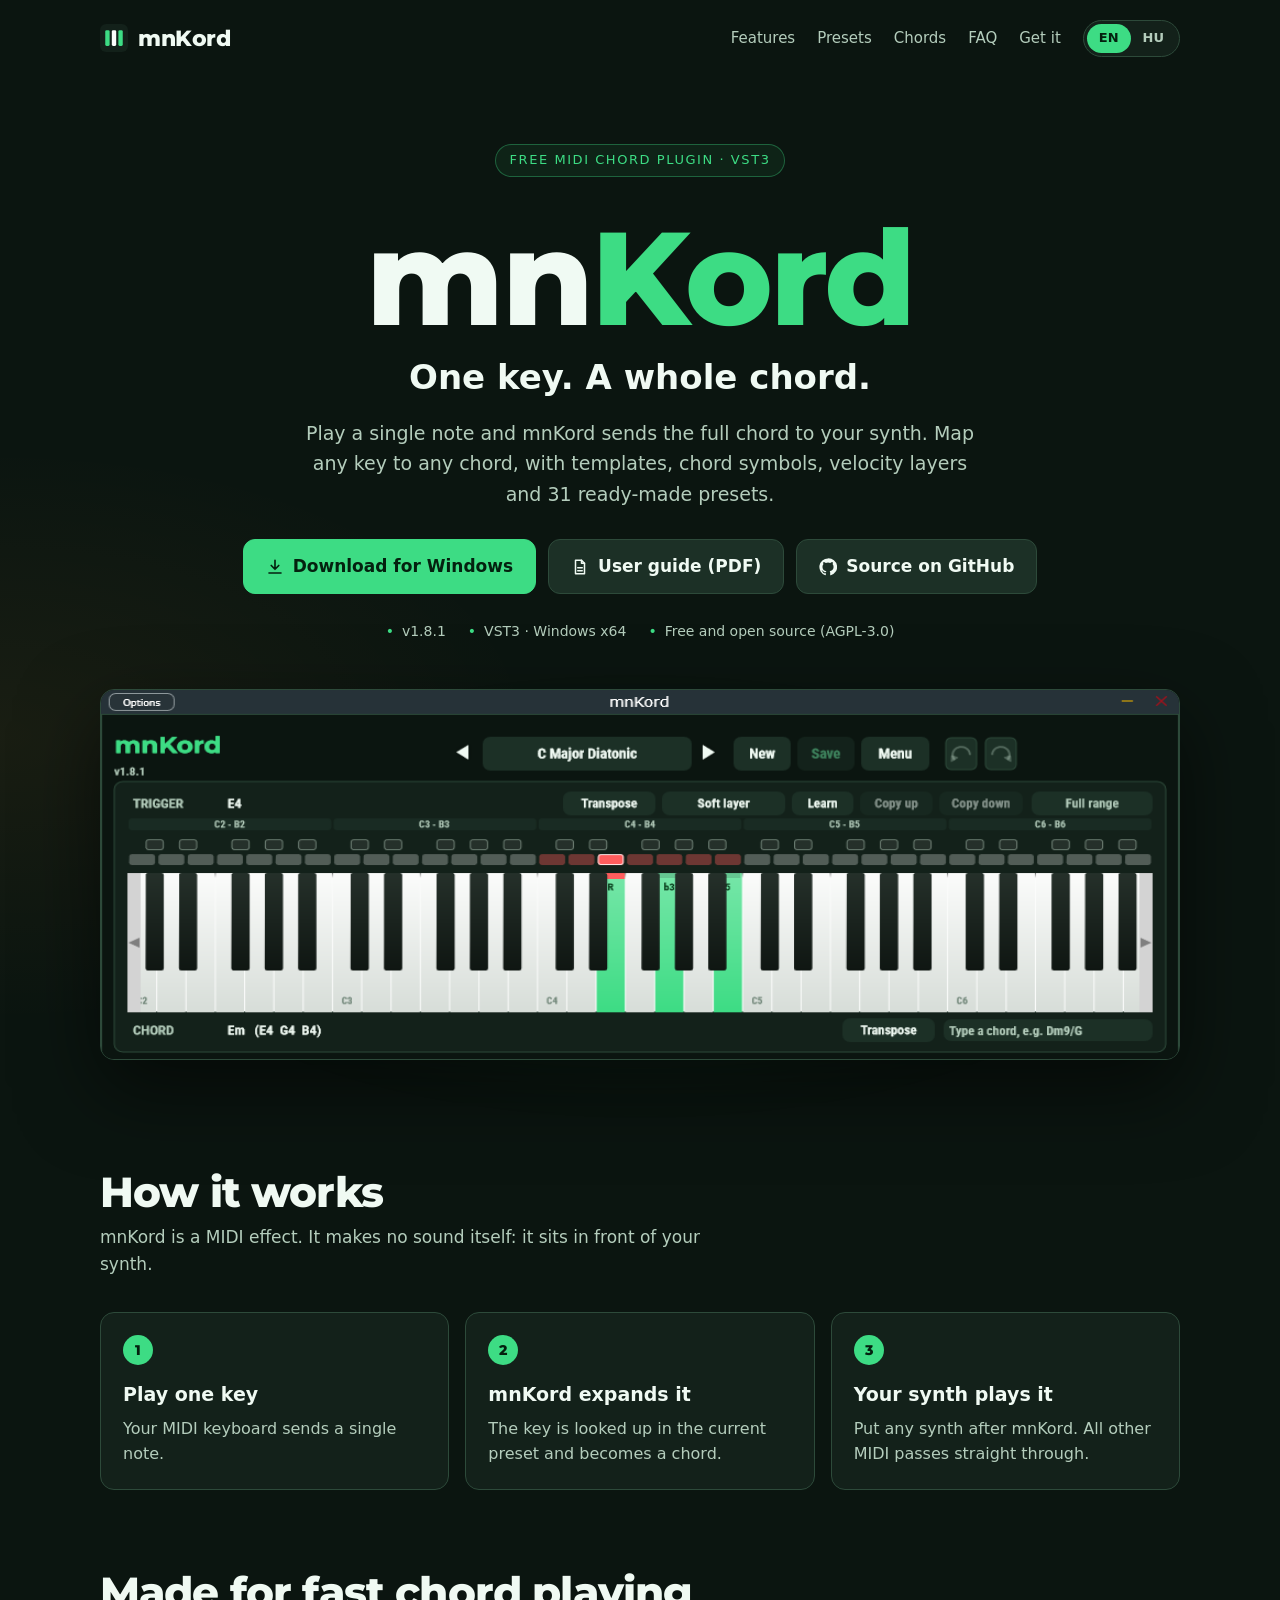
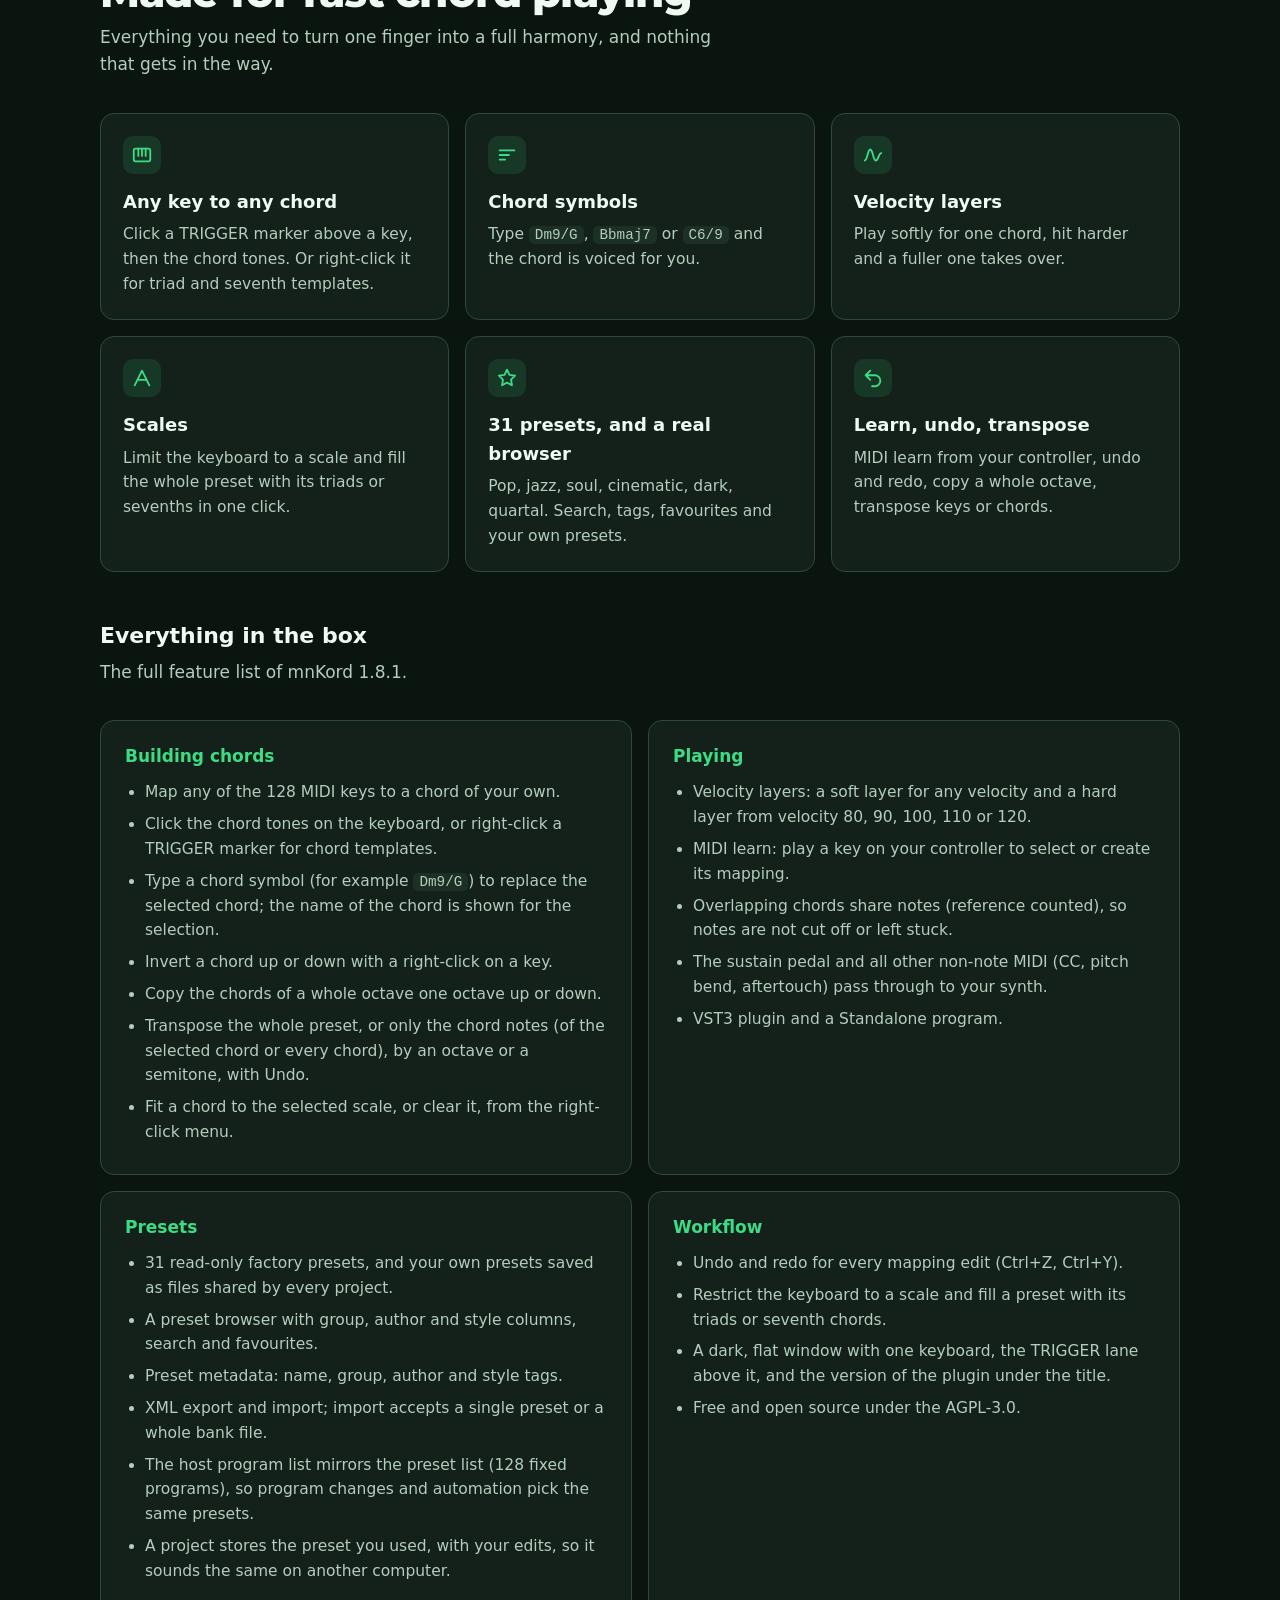
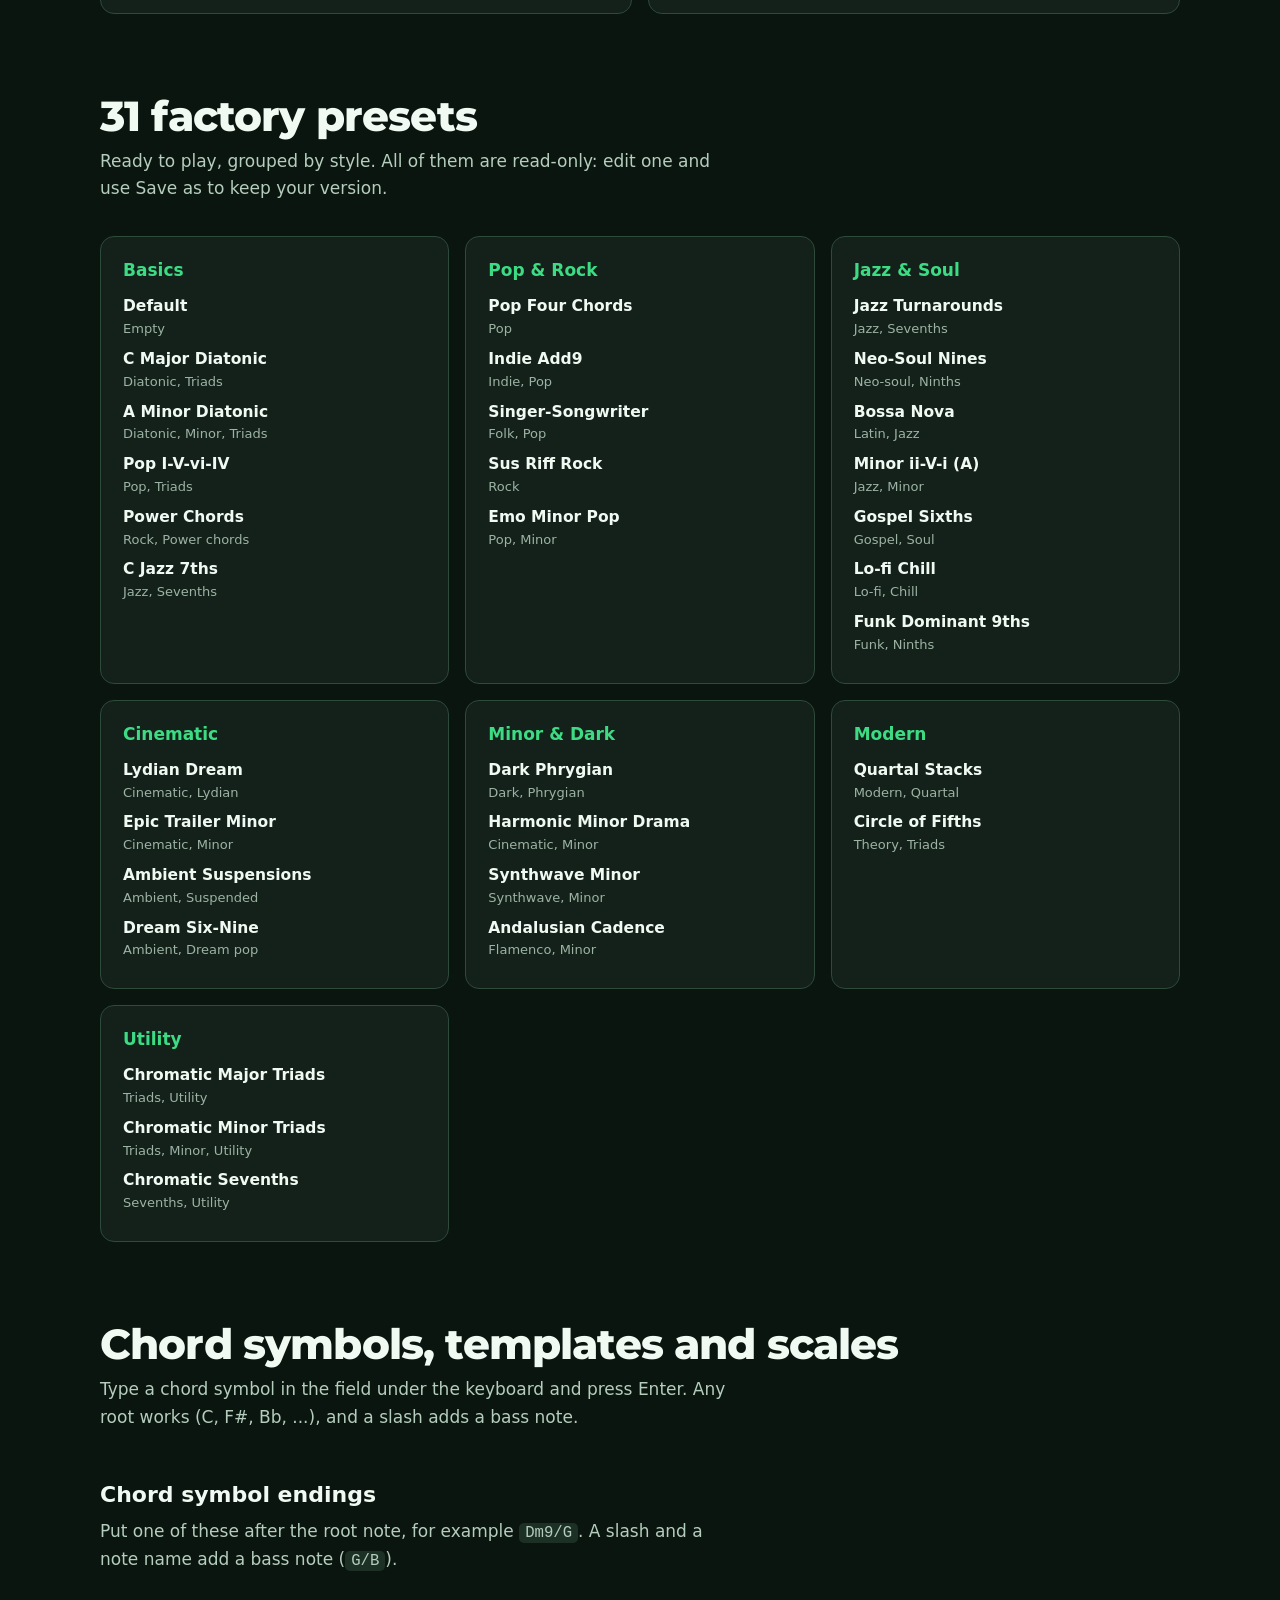
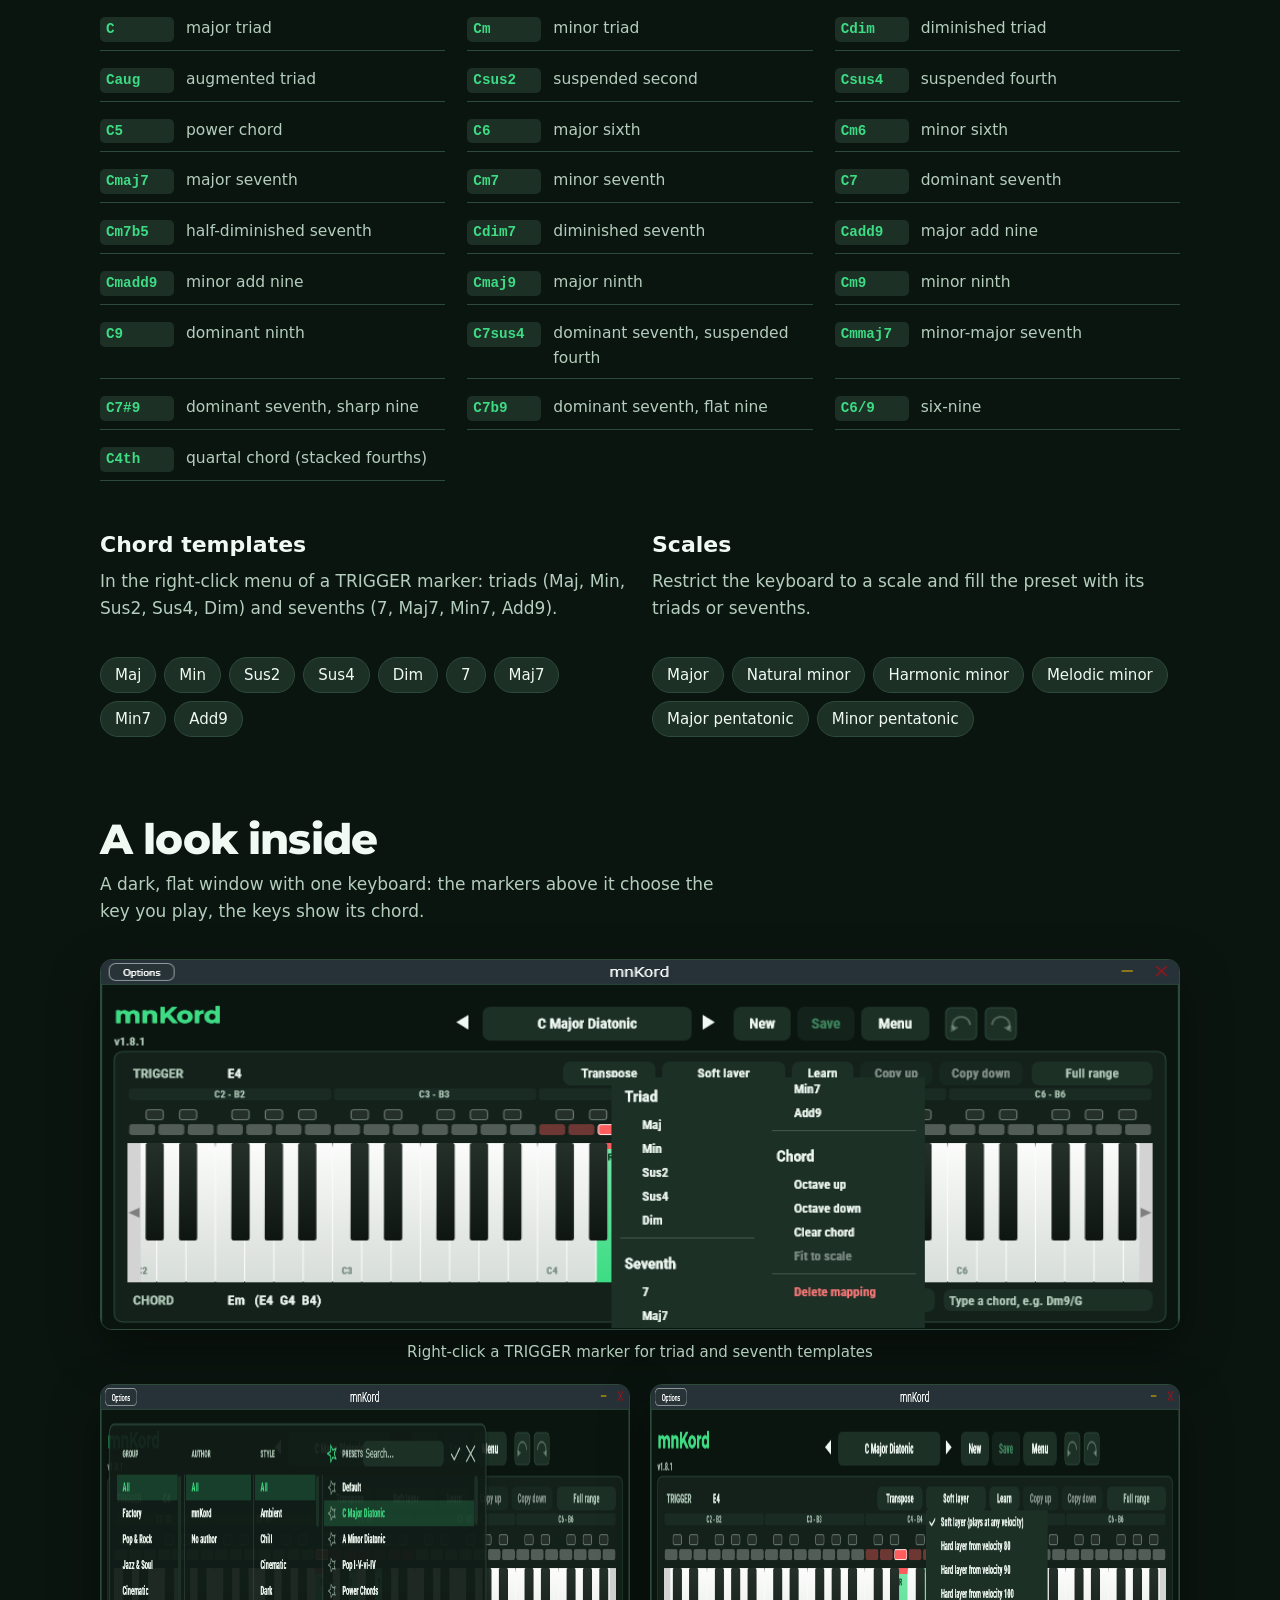
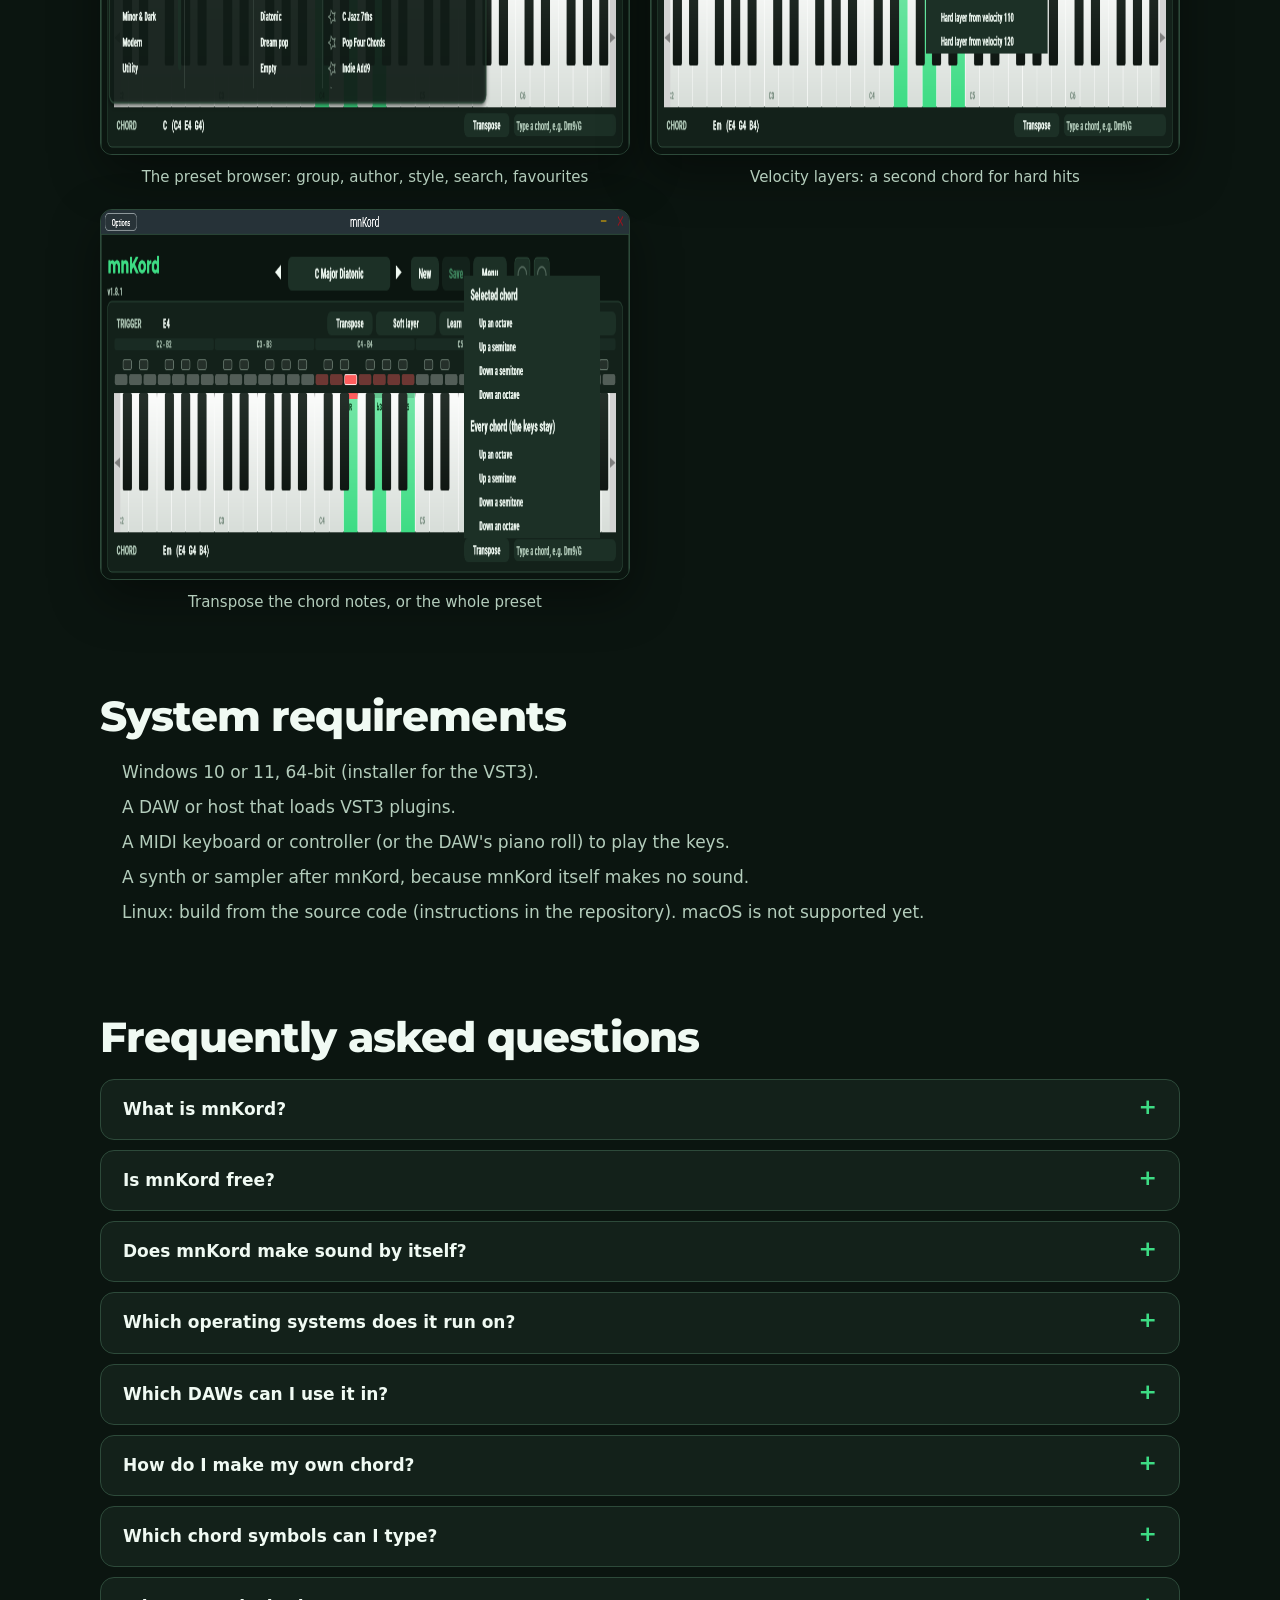
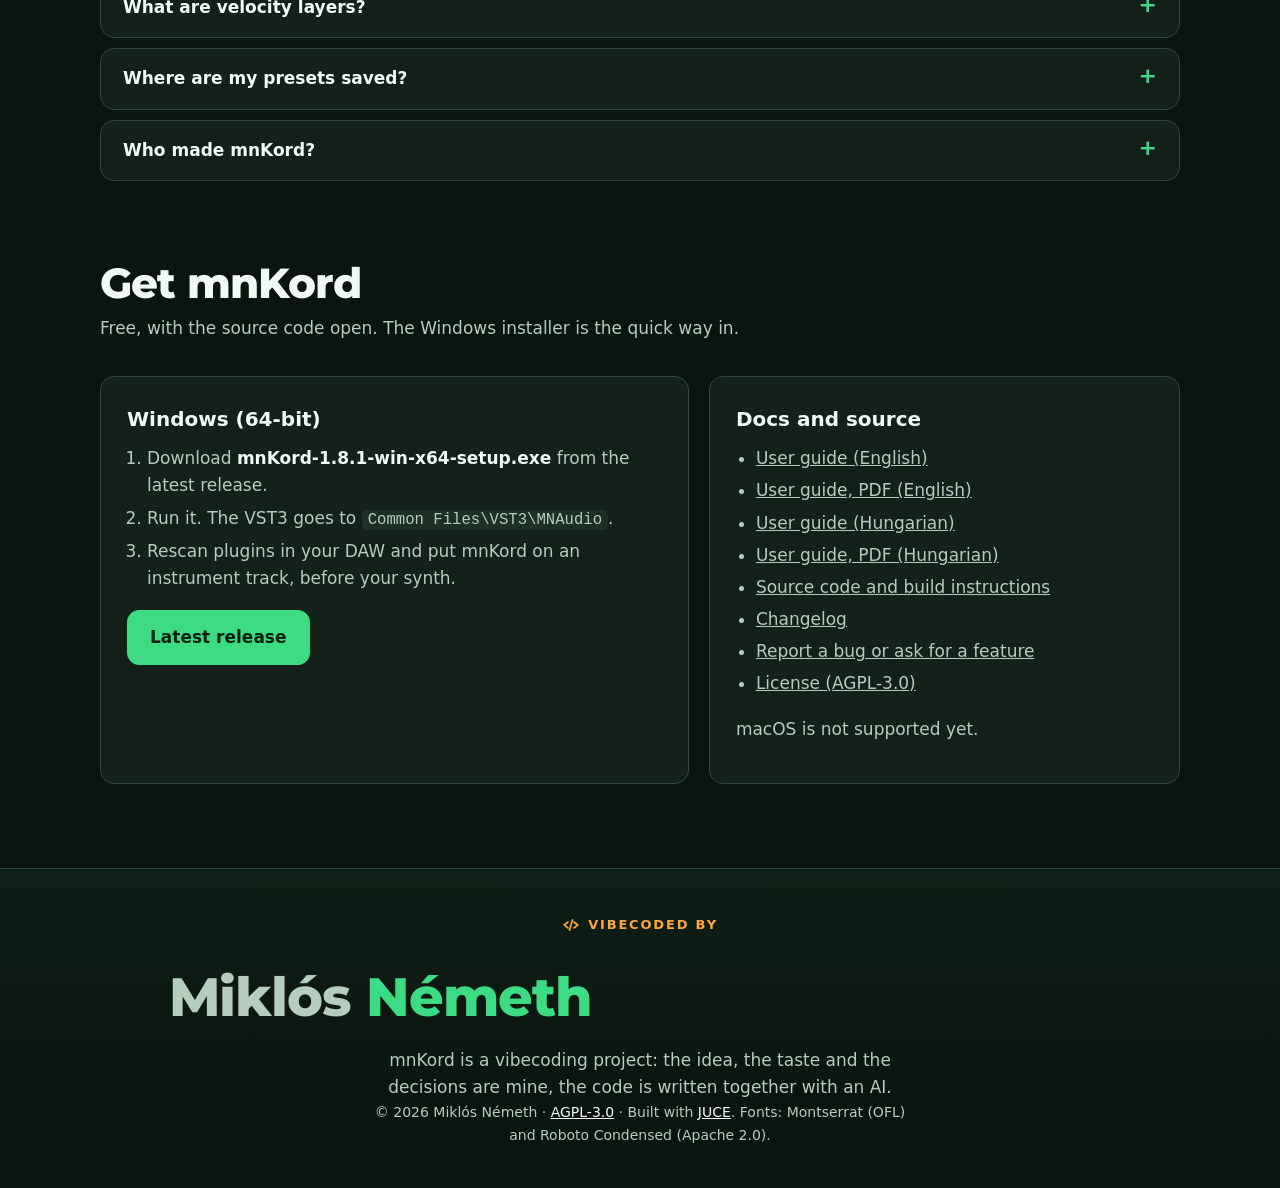
<file: docs/index.html>
<!doctype html>
<html lang="en">
<head>
<meta charset="utf-8">
<meta name="viewport" content="width=device-width, initial-scale=1">
<title>mnKord – free MIDI chord plugin (VST3) for Windows</title>
<meta name="description" content="mnKord is a free MIDI chord plugin (VST3) for Windows: play one key and get a whole chord. Chord symbols, velocity layers, scales and 31 factory presets.">
<meta name="robots" content="index, follow, max-image-preview:large">
<meta name="author" content="Miklós Németh">
<link rel="canonical" href="https://miklosnemeth.github.io/mnkord/">
<link rel="alternate" hreflang="en" href="https://miklosnemeth.github.io/mnkord/">
<link rel="alternate" hreflang="hu" href="https://miklosnemeth.github.io/mnkord/hu/">
<link rel="alternate" hreflang="x-default" href="https://miklosnemeth.github.io/mnkord/">
<meta property="og:type" content="website">
<meta property="og:site_name" content="mnKord">
<meta property="og:title" content="mnKord – free MIDI chord plugin (VST3) for Windows">
<meta property="og:description" content="mnKord is a free MIDI chord plugin (VST3) for Windows: play one key and get a whole chord. Chord symbols, velocity layers, scales and 31 factory presets.">
<meta property="og:url" content="https://miklosnemeth.github.io/mnkord/">
<meta property="og:locale" content="en_US">
<meta property="og:locale:alternate" content="hu_HU">
<meta property="og:image" content="https://miklosnemeth.github.io/mnkord/images/main.png">
<meta property="og:image:width" content="980">
<meta property="og:image:height" content="371">
<meta property="og:image:alt" content="The mnKord window with the TRIGGER lane above the keyboard">
<meta name="twitter:card" content="summary_large_image">
<meta name="twitter:title" content="mnKord – free MIDI chord plugin (VST3) for Windows">
<meta name="twitter:description" content="mnKord is a free MIDI chord plugin (VST3) for Windows: play one key and get a whole chord. Chord symbols, velocity layers, scales and 31 factory presets.">
<meta name="twitter:image" content="https://miklosnemeth.github.io/mnkord/images/main.png">
<meta name="color-scheme" content="dark">
<meta name="theme-color" content="#0b1510">
<link rel="icon" href="data:image/svg+xml,%3Csvg xmlns='http://www.w3.org/2000/svg' viewBox='0 0 32 32'%3E%3Crect width='32' height='32' rx='7' fill='%230b1510'/%3E%3Crect x='6' y='7' width='5' height='18' rx='1.5' fill='%233ddc84'/%3E%3Crect x='13.5' y='7' width='5' height='18' rx='1.5' fill='%23fbfcfb'/%3E%3Crect x='21' y='7' width='5' height='18' rx='1.5' fill='%233ddc84'/%3E%3C/svg%3E">
<link rel="preload" href="assets/fonts/Montserrat.ttf" as="font" type="font/ttf" crossorigin>
<style>
@font-face { font-family: 'Montserrat'; src: url(assets/fonts/Montserrat.ttf) format('truetype'); font-weight: 100 900; font-display: swap; }
@font-face { font-family: 'Roboto Condensed'; src: url(assets/fonts/RobotoCondensed.ttf) format('truetype'); font-weight: 100 900; font-display: swap; }

:root {
  --bg: #0b1510;
  --panel: #13211a;
  --line: #2d4a3a;
  --control: #1c3026;
  --text: #f0faf3;
  --muted: #b4cdbc;
  --accent: #3ddc84;
  --accent-ink: #04210f;
  --playing: #ffa53a;
  --radius: 14px;
}
* { box-sizing: border-box; }
html { scroll-behavior: smooth; }
body {
  margin: 0;
  background:
    radial-gradient(1100px 520px at 78% -8%, rgba(61, 220, 132, 0.13), transparent 60%),
    radial-gradient(900px 480px at 0% 8%, rgba(255, 165, 58, 0.06), transparent 60%),
    var(--bg);
  color: var(--text);
  font-family: 'Segoe UI', system-ui, -apple-system, Roboto, sans-serif;
  font-size: 17px;
  line-height: 1.6;
  -webkit-font-smoothing: antialiased;
}
a { color: inherit; }
img { max-width: 100%; display: block; }
.wrap { width: min(1080px, 100% - 40px); margin-inline: auto; }
.display { font-family: 'Montserrat', 'Segoe UI', sans-serif; font-weight: 800; letter-spacing: -0.02em; }
.condensed { font-family: 'Roboto Condensed', 'Segoe UI', sans-serif; font-weight: 700; }


/* top bar */
.top { display: flex; align-items: center; justify-content: space-between; padding: 20px 0; gap: 16px; }
.brand { font-size: 22px; text-decoration: none; display: flex; align-items: center; gap: 10px; }
.brand svg { width: 28px; height: 28px; }
.nav { display: flex; align-items: center; gap: 22px; font-size: 15px; color: var(--muted); }
.nav a { text-decoration: none; }
.nav a:hover { color: var(--text); }

/* hero */
.hero { padding: 54px 0 30px; text-align: center; }
.eyebrow { display: inline-block; font-size: 13px; letter-spacing: 0.12em; text-transform: uppercase; color: var(--accent); border: 1px solid rgba(61, 220, 132, 0.35); background: rgba(61, 220, 132, 0.07); padding: 5px 14px; border-radius: 999px; }
.hero h1 { font-size: clamp(64px, 13vw, 132px); line-height: 1; margin: 22px 0 6px; }
.hero h1 span { color: var(--accent); }
.tagline { font-size: clamp(22px, 3.6vw, 34px); font-weight: 700; margin: 0 0 14px; }
.lede { max-width: 680px; margin: 0 auto 30px; color: var(--muted); font-size: 19px; }
.cta { display: flex; flex-wrap: wrap; gap: 12px; justify-content: center; }
.btn { display: inline-flex; align-items: center; gap: 9px; padding: 13px 22px; border-radius: 12px; font-weight: 700; text-decoration: none; border: 1px solid var(--line); background: var(--control); color: var(--text); transition: transform .12s, background .12s; }
.btn:hover { transform: translateY(-1px); background: #284536; }
.btn.primary { background: var(--accent); color: var(--accent-ink); border-color: var(--accent); }
.btn.primary:hover { background: #62e898; }
.btn svg { width: 18px; height: 18px; }
.facts { display: flex; flex-wrap: wrap; justify-content: center; gap: 8px 22px; margin: 26px 0 0; padding: 0; list-style: none; color: var(--muted); font-size: 14px; }
.facts li::before { content: "•"; color: var(--accent); margin-right: 8px; }

.shot { margin: 46px auto 0; position: relative; }
.shot::before { content: ""; position: absolute; inset: 8% 6% -4%; background: radial-gradient(closest-side, rgba(61, 220, 132, 0.28), transparent); filter: blur(34px); z-index: -1; }
.shot img { border-radius: var(--radius); border: 1px solid var(--line); box-shadow: 0 30px 80px rgba(0, 0, 0, 0.55); width: 100%; }

/* sections */
section { padding: 78px 0 0; }
h2 { font-size: clamp(28px, 4.4vw, 42px); margin: 0 0 8px; line-height: 1.15; }
.sub { color: var(--muted); max-width: 640px; margin: 0 0 34px; }

.steps { display: grid; grid-template-columns: repeat(3, 1fr); gap: 16px; counter-reset: step; }
.step { background: var(--panel); border: 1px solid var(--line); border-radius: var(--radius); padding: 22px; position: relative; }
.step::before { counter-increment: step; content: counter(step); font-family: 'Montserrat', sans-serif; font-weight: 800; font-size: 14px; color: var(--accent-ink); background: var(--accent); width: 30px; height: 30px; border-radius: 50%; display: grid; place-items: center; margin-bottom: 14px; }
.step h3 { margin: 0 0 6px; font-size: 19px; }
.step p { margin: 0; color: var(--muted); font-size: 16px; }

.cards { display: grid; grid-template-columns: repeat(3, 1fr); gap: 16px; }
.card { background: var(--panel); border: 1px solid var(--line); border-radius: var(--radius); padding: 22px; transition: border-color .15s, transform .15s; }
.card:hover { border-color: rgba(61, 220, 132, 0.5); transform: translateY(-2px); }
.card .ic { width: 38px; height: 38px; border-radius: 10px; background: rgba(61, 220, 132, 0.12); color: var(--accent); display: grid; place-items: center; margin-bottom: 14px; }
.card .ic svg { width: 22px; height: 22px; }
.card h3 { margin: 0 0 6px; font-size: 18px; }
.card p { margin: 0; color: var(--muted); font-size: 15.5px; }
code { font-family: Consolas, 'Cascadia Mono', monospace; font-size: 0.92em; background: var(--control); padding: 1px 6px; border-radius: 5px; }

.gallery { display: grid; grid-template-columns: repeat(2, 1fr); gap: 20px; }
.gallery figure { margin: 0; }
.gallery figure:first-child { grid-column: 1 / -1; }
.gallery img { border-radius: 12px; border: 1px solid var(--line); box-shadow: 0 18px 50px rgba(0, 0, 0, 0.4); width: 100%; }
.gallery figcaption { color: var(--muted); font-size: 15px; margin-top: 10px; text-align: center; }

.get { display: grid; grid-template-columns: 1.25fr 1fr; gap: 20px; }
.box { background: var(--panel); border: 1px solid var(--line); border-radius: var(--radius); padding: 26px; }
.box h3 { margin: 0 0 10px; font-size: 20px; }
.box ol, .box ul { margin: 0 0 18px; padding-left: 20px; color: var(--muted); }
.box li { margin: 5px 0; }
.box p { color: var(--muted); margin: 0 0 14px; }
.box strong { color: var(--text); }

/* author */
.author { margin-top: 84px; padding: 46px 0 52px; border-top: 1px solid var(--line); background: linear-gradient(180deg, rgba(61, 220, 132, 0.05), transparent 70%); text-align: center; }
.author .tag { display: inline-flex; align-items: center; gap: 8px; font-size: 13px; letter-spacing: 0.14em; text-transform: uppercase; color: var(--playing); font-weight: 700; }
.author .name { font-size: clamp(30px, 6vw, 54px); margin: 12px 0 6px; }
.author .name b { color: var(--accent); font-weight: inherit; }
.author p { margin: 0 auto; max-width: 560px; color: var(--muted); }
.legal { margin-top: 26px; font-size: 14px; color: var(--muted); }
.legal a { color: var(--text); }

@media (max-width: 860px) {
  .steps, .cards, .get { grid-template-columns: 1fr; }
  .gallery { grid-template-columns: 1fr; }
  .nav a.hide-sm { display: none; }
  body { font-size: 16px; }
}
@media (prefers-reduced-motion: reduce) { html { scroll-behavior: auto; } * { transition: none !important; } }

/* language links */
.lang { display: inline-flex; border: 1px solid var(--line); border-radius: 999px; padding: 3px; background: var(--panel); font-size: 13px; font-weight: 700; }
.lang .cur, .lang a { padding: 4px 12px; border-radius: 999px; }
.lang .cur { background: var(--accent); color: var(--accent-ink); }
.lang a { color: var(--muted); }
.lang a:hover { color: var(--text); }

/* accessibility */
.sr-only { position: absolute; width: 1px; height: 1px; margin: -1px; padding: 0; overflow: hidden; clip: rect(0 0 0 0); white-space: nowrap; border: 0; }
.skip { position: absolute; left: 12px; top: -60px; background: var(--accent); color: var(--accent-ink); padding: 10px 16px; border-radius: 10px; font-weight: 700; z-index: 10; text-decoration: none; }
.skip:focus { top: 12px; }

/* lists */
ul.cards, ol.steps, ul.facts, ul.chips, ul.symbols, ul.plain { list-style: none; }
ol.steps, ul.cards { margin: 0; padding: 0; }
.listh { font-size: 22px; margin: 46px 0 6px; }
.featlists { display: grid; grid-template-columns: repeat(2, 1fr); gap: 16px; margin-top: 18px; }
.fl { background: var(--panel); border: 1px solid var(--line); border-radius: var(--radius); padding: 22px 24px; }
.fl h4 { margin: 0 0 10px; font-size: 17px; color: var(--accent); }
.fl ul { margin: 0; padding-left: 20px; color: var(--muted); font-size: 15.5px; }
.fl li { margin: 7px 0; }

.presetgroups { display: grid; grid-template-columns: repeat(3, 1fr); gap: 16px; }
.pg { background: var(--panel); border: 1px solid var(--line); border-radius: var(--radius); padding: 20px 22px; }
.pg h3 { margin: 0 0 10px; font-size: 17px; color: var(--accent); }
.pg ul { list-style: none; margin: 0; padding: 0; font-size: 15.5px; }
.pg li { margin: 7px 0; color: var(--muted); }
.pg li strong { color: var(--text); font-weight: 600; }
.pg .tags { display: block; font-size: 13px; color: var(--muted); opacity: 0.85; }

.symbols { display: grid; grid-template-columns: repeat(3, 1fr); gap: 8px 22px; margin: 18px 0 0; padding: 0; }
.symbols li { display: flex; gap: 12px; align-items: baseline; padding: 8px 0; border-bottom: 1px solid var(--line); font-size: 15.5px; }
.symbols code { min-width: 74px; color: var(--accent); font-weight: 700; }
.symbols span { color: var(--muted); }
.twocol { display: grid; grid-template-columns: 1fr 1fr; gap: 24px; }
.chips { display: flex; flex-wrap: wrap; gap: 8px; margin: 14px 0 0; padding: 0; }
.chips li { background: var(--control); border: 1px solid var(--line); border-radius: 999px; padding: 5px 14px; font-size: 15px; }
.plain { margin: 18px 0 0; padding-left: 22px; list-style: disc; color: var(--muted); }
.plain li { margin: 8px 0; }

.faq { display: grid; gap: 10px; margin-top: 18px; }
.faq details { background: var(--panel); border: 1px solid var(--line); border-radius: var(--radius); padding: 0 22px; }
.faq summary { cursor: pointer; padding: 16px 0; font-weight: 700; font-size: 17px; list-style: none; display: flex; justify-content: space-between; gap: 16px; }
.faq summary::-webkit-details-marker { display: none; }
.faq summary::after { content: "+"; color: var(--accent); font-size: 22px; line-height: 1; }
.faq details[open] summary::after { content: "–"; }
.faq details p { margin: 0 0 18px; color: var(--muted); }

@media (max-width: 860px) {
  .featlists, .presetgroups, .symbols, .twocol { grid-template-columns: 1fr; }
}
.btn:focus-visible, a:focus-visible, summary:focus-visible { outline: 2px solid var(--accent); outline-offset: 3px; }

</style>
<script type="application/ld+json">
{
 "@context": "https://schema.org",
 "@graph": [
  {
   "@type": "WebSite",
   "@id": "https://miklosnemeth.github.io/mnkord/#website",
   "url": "https://miklosnemeth.github.io/mnkord/",
   "name": "mnKord",
   "inLanguage": [
    "en",
    "hu"
   ],
   "publisher": {
    "@id": "https://miklosnemeth.github.io/mnkord/#author"
   }
  },
  {
   "@type": "Person",
   "@id": "https://miklosnemeth.github.io/mnkord/#author",
   "name": "Miklós Németh",
   "alternateName": "Németh Miklós",
   "url": "https://github.com/miklosnemeth",
   "jobTitle": "Vibecoder"
  },
  {
   "@type": "SoftwareApplication",
   "@id": "https://miklosnemeth.github.io/mnkord/#app",
   "name": "mnKord",
   "url": "https://miklosnemeth.github.io/mnkord/",
   "description": "mnKord is a free MIDI chord plugin (VST3) for Windows: play one key and get a whole chord. Chord symbols, velocity layers, scales and 31 factory presets.",
   "inLanguage": "en",
   "applicationCategory": "MultimediaApplication",
   "applicationSubCategory": "MIDI effect, VST3 audio plugin",
   "operatingSystem": "Windows 10, Windows 11",
   "softwareVersion": "1.8.1",
   "downloadUrl": "https://github.com/miklosnemeth/mnkord/releases/latest",
   "installUrl": "https://github.com/miklosnemeth/mnkord/releases/latest",
   "fileFormat": "application/vnd.steinberg.vst3",
   "softwareRequirements": "A DAW that hosts VST3 plugins",
   "license": "https://www.gnu.org/licenses/agpl-3.0.html",
   "isAccessibleForFree": true,
   "offers": {
    "@type": "Offer",
    "price": "0",
    "priceCurrency": "USD"
   },
   "author": {
    "@id": "https://miklosnemeth.github.io/mnkord/#author"
   },
   "image": "https://miklosnemeth.github.io/mnkord/images/main.png",
   "screenshot": [
    "https://miklosnemeth.github.io/mnkord/images/chord-templates.png",
    "https://miklosnemeth.github.io/mnkord/images/preset-browser.png",
    "https://miklosnemeth.github.io/mnkord/images/velocity-layers.png",
    "https://miklosnemeth.github.io/mnkord/images/transpose.png",
    "https://miklosnemeth.github.io/mnkord/images/main.png"
   ],
   "featureList": [
    "Map any of the 128 MIDI keys to a chord of your own.",
    "Click the chord tones on the keyboard, or right-click a TRIGGER marker for chord templates.",
    "Type a chord symbol (for example Dm9/G) to replace the selected chord; the name of the chord is shown for the selection.",
    "Invert a chord up or down with a right-click on a key.",
    "Copy the chords of a whole octave one octave up or down.",
    "Transpose the whole preset, or only the chord notes (of the selected chord or every chord), by an octave or a semitone, with Undo.",
    "Fit a chord to the selected scale, or clear it, from the right-click menu.",
    "Velocity layers: a soft layer for any velocity and a hard layer from velocity 80, 90, 100, 110 or 120.",
    "MIDI learn: play a key on your controller to select or create its mapping.",
    "Overlapping chords share notes (reference counted), so notes are not cut off or left stuck.",
    "The sustain pedal and all other non-note MIDI (CC, pitch bend, aftertouch) pass through to your synth.",
    "VST3 plugin and a Standalone program.",
    "31 read-only factory presets, and your own presets saved as files shared by every project.",
    "A preset browser with group, author and style columns, search and favourites.",
    "Preset metadata: name, group, author and style tags.",
    "XML export and import; import accepts a single preset or a whole bank file.",
    "The host program list mirrors the preset list (128 fixed programs), so program changes and automation pick the same presets.",
    "A project stores the preset you used, with your edits, so it sounds the same on another computer.",
    "Undo and redo for every mapping edit (Ctrl+Z, Ctrl+Y).",
    "Restrict the keyboard to a scale and fill a preset with its triads or seventh chords.",
    "A dark, flat window with one keyboard, the TRIGGER lane above it, and the version of the plugin under the title.",
    "Free and open source under the AGPL-3.0."
   ]
  },
  {
   "@type": "FAQPage",
   "@id": "https://miklosnemeth.github.io/mnkord/#faq",
   "inLanguage": "en",
   "mainEntity": [
    {
     "@type": "Question",
     "name": "What is mnKord?",
     "acceptedAnswer": {
      "@type": "Answer",
      "text": "mnKord is a free MIDI chord plugin (VST3) for Windows. You play one key and it sends a whole chord to your synth. Every key can have its own chord, set with templates, chord symbols or by clicking the notes."
     }
    },
    {
     "@type": "Question",
     "name": "Is mnKord free?",
     "acceptedAnswer": {
      "@type": "Answer",
      "text": "Yes. mnKord is free software under the GNU Affero General Public License v3.0, and the source code is open on GitHub."
     }
    },
    {
     "@type": "Question",
     "name": "Does mnKord make sound by itself?",
     "acceptedAnswer": {
      "@type": "Answer",
      "text": "No. It is a MIDI effect: it turns one note into a chord, and the synth or sampler after it plays the sound. Put it on an instrument track, before your synth."
     }
    },
    {
     "@type": "Question",
     "name": "Which operating systems does it run on?",
     "acceptedAnswer": {
      "@type": "Answer",
      "text": "There is an installer for Windows 10 and 11 (64-bit). On Linux you can build it from the source code. macOS is not supported yet."
     }
    },
    {
     "@type": "Question",
     "name": "Which DAWs can I use it in?",
     "acceptedAnswer": {
      "@type": "Answer",
      "text": "mnKord is a standard VST3 plugin, so a DAW that hosts VST3 plugins on Windows can load it. How MIDI is routed to the next plugin differs between DAWs; the user guide has the steps."
     }
    },
    {
     "@type": "Question",
     "name": "How do I make my own chord?",
     "acceptedAnswer": {
      "@type": "Answer",
      "text": "Click a marker in the TRIGGER lane above the keys, then click the notes on the keyboard. You can also right-click a marker for chord templates, or type a chord symbol such as Dm9/G in the field under the keyboard."
     }
    },
    {
     "@type": "Question",
     "name": "Which chord symbols can I type?",
     "acceptedAnswer": {
      "@type": "Answer",
      "text": "Triads, suspended, power chords, sixths, sevenths, ninths, add9, altered sevenths (7b9, 7#9), 6/9, quartal chords, and slash chords with a bass note, for any root note. The full list is on this page."
     }
    },
    {
     "@type": "Question",
     "name": "What are velocity layers?",
     "acceptedAnswer": {
      "@type": "Answer",
      "text": "A key can have a second, hard layer with its own chord. It plays instead of the soft layer when you hit the key at least as hard as the threshold you choose (80, 90, 100, 110 or 120)."
     }
    },
    {
     "@type": "Question",
     "name": "Where are my presets saved?",
     "acceptedAnswer": {
      "@type": "Answer",
      "text": "Your presets are files in Documents\\MNAudio\\mnKord\\User, shared by every project. A DAW project also stores the preset it used, with its edits, so it sounds the same on another computer."
     }
    },
    {
     "@type": "Question",
     "name": "Who made mnKord?",
     "acceptedAnswer": {
      "@type": "Answer",
      "text": "mnKord is made by Miklós Németh as a vibecoding project: the idea, the taste and the decisions are his, and the code is written together with an AI."
     }
    }
   ]
  }
 ]
}
</script>
</head>
<body>
<a class="skip" href="#main">Skip to the content</a>
<div class="wrap">
  <header class="top">
    <a class="brand display" href="./" aria-label="mnKord"><svg viewBox="0 0 32 32" aria-hidden="true"><rect width="32" height="32" rx="7" fill="#13211a"/><rect x="6" y="7" width="5" height="18" rx="1.5" fill="#3ddc84"/><rect x="13.5" y="7" width="5" height="18" rx="1.5" fill="#fbfcfb"/><rect x="21" y="7" width="5" height="18" rx="1.5" fill="#3ddc84"/></svg>mnKord</a>
    <nav class="nav" aria-label="Main">
      <a class="hide-sm" href="#features">Features</a>
      <a class="hide-sm" href="#presets">Presets</a>
      <a class="hide-sm" href="#chords">Chords</a>
      <a class="hide-sm" href="#faq">FAQ</a>
      <a class="hide-sm" href="#get">Get it</a>
      <span class="lang" role="group" aria-label="Language / Nyelv"><span class="cur" aria-current="true">EN</span><a href="hu/" hreflang="hu" lang="hu" title="Magyar">HU</a></span>
    </nav>
  </header>
  <main id="main">
    <div class="hero">
      <p class="eyebrow">Free MIDI chord plugin · VST3</p>
      <h1 class="display">mn<span>Kord</span><span class="sr-only"> – free MIDI chord plugin for Windows (VST3)</span></h1>
      <p class="tagline">One key. A whole chord.</p>
      <p class="lede">Play a single note and mnKord sends the full chord to your synth. Map any key to any chord, with templates, chord symbols, velocity layers and 31 ready-made presets.</p>
      <div class="cta">
        <a class="btn primary" href="https://github.com/miklosnemeth/mnkord/releases/latest"><svg viewBox="0 0 24 24" fill="none" stroke="currentColor" stroke-width="2.2" stroke-linecap="round" stroke-linejoin="round" aria-hidden="true"><path d="M12 3v12m0 0-5-5m5 5 5-5M4 20h16"/></svg>Download for Windows</a>
        <a class="btn" href="mnKord-User-Guide.pdf"><svg viewBox="0 0 24 24" fill="none" stroke="currentColor" stroke-width="2" stroke-linecap="round" stroke-linejoin="round" aria-hidden="true"><path d="M6 3h8l4 4v14H6z"/><path d="M14 3v4h4M9 13h6M9 17h6"/></svg>User guide (PDF)</a>
        <a class="btn" href="https://github.com/miklosnemeth/mnkord"><svg viewBox="0 0 24 24" fill="currentColor" aria-hidden="true"><path d="M12 .5a11.5 11.5 0 0 0-3.64 22.41c.58.1.79-.25.79-.56v-2c-3.2.7-3.88-1.37-3.88-1.37-.52-1.33-1.28-1.69-1.28-1.69-1.04-.71.08-.7.08-.7 1.15.08 1.76 1.19 1.76 1.19 1.03 1.76 2.69 1.25 3.35.96.1-.75.4-1.25.73-1.54-2.55-.29-5.24-1.28-5.24-5.69 0-1.26.45-2.28 1.19-3.09-.12-.29-.52-1.46.11-3.05 0 0 .97-.31 3.17 1.18a11 11 0 0 1 5.78 0c2.2-1.49 3.17-1.18 3.17-1.18.63 1.59.23 2.76.11 3.05.74.81 1.19 1.83 1.19 3.09 0 4.42-2.69 5.39-5.25 5.68.41.36.78 1.06.78 2.14v3.17c0 .31.21.67.8.56A11.5 11.5 0 0 0 12 .5Z"/></svg>Source on GitHub</a>
      </div>
      <ul class="facts">
        <li>v1.8.1</li>
        <li>VST3 · Windows x64</li>
        <li>Free and open source (AGPL-3.0)</li>
      </ul>
      <div class="shot"><img src="images/main.png" width="980" height="371" alt="The mnKord window: the TRIGGER lane, the keyboard and the preset bar"></div>
    </div>
    <section aria-labelledby="how">
      <h2 id="how" class="display">How it works</h2>
      <p class="sub">mnKord is a MIDI effect. It makes no sound itself: it sits in front of your synth.</p>
      <ol class="steps">
        <li class="step"><h3>Play one key</h3><p>Your MIDI keyboard sends a single note.</p></li>
        <li class="step"><h3>mnKord expands it</h3><p>The key is looked up in the current preset and becomes a chord.</p></li>
        <li class="step"><h3>Your synth plays it</h3><p>Put any synth after mnKord. All other MIDI passes straight through.</p></li>
      </ol>
    </section>
    <section id="features" aria-labelledby="feat">
      <h2 id="feat" class="display">Made for fast chord playing</h2>
      <p class="sub">Everything you need to turn one finger into a full harmony, and nothing that gets in the way.</p>
      <ul class="cards">
        <li class="card"><div class="ic"><svg viewBox="0 0 24 24" fill="none" stroke="currentColor" stroke-width="2" stroke-linecap="round" stroke-linejoin="round" aria-hidden="true"><rect x="3" y="5" width="18" height="14" rx="2"/><path d="M8 5v8M12 5v8M16 5v8"/></svg></div><h3>Any key to any chord</h3><p>Click a TRIGGER marker above a key, then the chord tones. Or right-click it for triad and seventh templates.</p></li>
        <li class="card"><div class="ic"><svg viewBox="0 0 24 24" fill="none" stroke="currentColor" stroke-width="2" stroke-linecap="round" stroke-linejoin="round" aria-hidden="true"><path d="M4 7h16M4 12h10M4 17h6"/></svg></div><h3>Chord symbols</h3><p>Type <code>Dm9/G</code>, <code>Bbmaj7</code> or <code>C6/9</code> and the chord is voiced for you.</p></li>
        <li class="card"><div class="ic"><svg viewBox="0 0 24 24" fill="none" stroke="currentColor" stroke-width="2" stroke-linecap="round" stroke-linejoin="round" aria-hidden="true"><path d="M3 18c3 0 3-12 6-12s3 12 6 12 3-8 6-8"/></svg></div><h3>Velocity layers</h3><p>Play softly for one chord, hit harder and a fuller one takes over.</p></li>
        <li class="card"><div class="ic"><svg viewBox="0 0 24 24" fill="none" stroke="currentColor" stroke-width="2" stroke-linecap="round" stroke-linejoin="round" aria-hidden="true"><path d="M4 20 12 4l8 16M7 14h10"/></svg></div><h3>Scales</h3><p>Limit the keyboard to a scale and fill the whole preset with its triads or sevenths in one click.</p></li>
        <li class="card"><div class="ic"><svg viewBox="0 0 24 24" fill="none" stroke="currentColor" stroke-width="2" stroke-linecap="round" stroke-linejoin="round" aria-hidden="true"><path d="m12 3 2.7 5.6 6.1.9-4.4 4.3 1 6.1L12 17l-5.4 2.9 1-6.1L3.2 9.5l6.1-.9z"/></svg></div><h3>31 presets, and a real browser</h3><p>Pop, jazz, soul, cinematic, dark, quartal. Search, tags, favourites and your own presets.</p></li>
        <li class="card"><div class="ic"><svg viewBox="0 0 24 24" fill="none" stroke="currentColor" stroke-width="2" stroke-linecap="round" stroke-linejoin="round" aria-hidden="true"><path d="M9 14 4 9l5-5M4 9h10a6 6 0 0 1 0 12h-3"/></svg></div><h3>Learn, undo, transpose</h3><p>MIDI learn from your controller, undo and redo, copy a whole octave, transpose keys or chords.</p></li>
      </ul>
      <h3 class="listh">Everything in the box</h3>
      <p class="sub">The full feature list of mnKord 1.8.1.</p>
      <div class="featlists">
        <div class="fl"><h4>Building chords</h4><ul>
          <li>Map any of the 128 MIDI keys to a chord of your own.</li>
          <li>Click the chord tones on the keyboard, or right-click a TRIGGER marker for chord templates.</li>
          <li>Type a chord symbol (for example <code>Dm9/G</code>) to replace the selected chord; the name of the chord is shown for the selection.</li>
          <li>Invert a chord up or down with a right-click on a key.</li>
          <li>Copy the chords of a whole octave one octave up or down.</li>
          <li>Transpose the whole preset, or only the chord notes (of the selected chord or every chord), by an octave or a semitone, with Undo.</li>
          <li>Fit a chord to the selected scale, or clear it, from the right-click menu.</li>
        </ul></div>
        <div class="fl"><h4>Playing</h4><ul>
          <li>Velocity layers: a soft layer for any velocity and a hard layer from velocity 80, 90, 100, 110 or 120.</li>
          <li>MIDI learn: play a key on your controller to select or create its mapping.</li>
          <li>Overlapping chords share notes (reference counted), so notes are not cut off or left stuck.</li>
          <li>The sustain pedal and all other non-note MIDI (CC, pitch bend, aftertouch) pass through to your synth.</li>
          <li>VST3 plugin and a Standalone program.</li>
        </ul></div>
        <div class="fl"><h4>Presets</h4><ul>
          <li>31 read-only factory presets, and your own presets saved as files shared by every project.</li>
          <li>A preset browser with group, author and style columns, search and favourites.</li>
          <li>Preset metadata: name, group, author and style tags.</li>
          <li>XML export and import; import accepts a single preset or a whole bank file.</li>
          <li>The host program list mirrors the preset list (128 fixed programs), so program changes and automation pick the same presets.</li>
          <li>A project stores the preset you used, with your edits, so it sounds the same on another computer.</li>
        </ul></div>
        <div class="fl"><h4>Workflow</h4><ul>
          <li>Undo and redo for every mapping edit (Ctrl+Z, Ctrl+Y).</li>
          <li>Restrict the keyboard to a scale and fill a preset with its triads or seventh chords.</li>
          <li>A dark, flat window with one keyboard, the TRIGGER lane above it, and the version of the plugin under the title.</li>
          <li>Free and open source under the AGPL-3.0.</li>
        </ul></div>
      </div>
    </section>
    <section id="presets" aria-labelledby="pre">
      <h2 id="pre" class="display">31 factory presets</h2>
      <p class="sub">Ready to play, grouped by style. All of them are read-only: edit one and use Save as to keep your version.</p>
      <div class="presetgroups">
        <div class="pg"><h3>Basics</h3><ul>
          <li><strong>Default</strong> <span class="tags">Empty</span></li>
          <li><strong>C Major Diatonic</strong> <span class="tags">Diatonic, Triads</span></li>
          <li><strong>A Minor Diatonic</strong> <span class="tags">Diatonic, Minor, Triads</span></li>
          <li><strong>Pop I-V-vi-IV</strong> <span class="tags">Pop, Triads</span></li>
          <li><strong>Power Chords</strong> <span class="tags">Rock, Power chords</span></li>
          <li><strong>C Jazz 7ths</strong> <span class="tags">Jazz, Sevenths</span></li>
        </ul></div>
        <div class="pg"><h3>Pop &amp; Rock</h3><ul>
          <li><strong>Pop Four Chords</strong> <span class="tags">Pop</span></li>
          <li><strong>Indie Add9</strong> <span class="tags">Indie, Pop</span></li>
          <li><strong>Singer-Songwriter</strong> <span class="tags">Folk, Pop</span></li>
          <li><strong>Sus Riff Rock</strong> <span class="tags">Rock</span></li>
          <li><strong>Emo Minor Pop</strong> <span class="tags">Pop, Minor</span></li>
        </ul></div>
        <div class="pg"><h3>Jazz &amp; Soul</h3><ul>
          <li><strong>Jazz Turnarounds</strong> <span class="tags">Jazz, Sevenths</span></li>
          <li><strong>Neo-Soul Nines</strong> <span class="tags">Neo-soul, Ninths</span></li>
          <li><strong>Bossa Nova</strong> <span class="tags">Latin, Jazz</span></li>
          <li><strong>Minor ii-V-i (A)</strong> <span class="tags">Jazz, Minor</span></li>
          <li><strong>Gospel Sixths</strong> <span class="tags">Gospel, Soul</span></li>
          <li><strong>Lo-fi Chill</strong> <span class="tags">Lo-fi, Chill</span></li>
          <li><strong>Funk Dominant 9ths</strong> <span class="tags">Funk, Ninths</span></li>
        </ul></div>
        <div class="pg"><h3>Cinematic</h3><ul>
          <li><strong>Lydian Dream</strong> <span class="tags">Cinematic, Lydian</span></li>
          <li><strong>Epic Trailer Minor</strong> <span class="tags">Cinematic, Minor</span></li>
          <li><strong>Ambient Suspensions</strong> <span class="tags">Ambient, Suspended</span></li>
          <li><strong>Dream Six-Nine</strong> <span class="tags">Ambient, Dream pop</span></li>
        </ul></div>
        <div class="pg"><h3>Minor &amp; Dark</h3><ul>
          <li><strong>Dark Phrygian</strong> <span class="tags">Dark, Phrygian</span></li>
          <li><strong>Harmonic Minor Drama</strong> <span class="tags">Cinematic, Minor</span></li>
          <li><strong>Synthwave Minor</strong> <span class="tags">Synthwave, Minor</span></li>
          <li><strong>Andalusian Cadence</strong> <span class="tags">Flamenco, Minor</span></li>
        </ul></div>
        <div class="pg"><h3>Modern</h3><ul>
          <li><strong>Quartal Stacks</strong> <span class="tags">Modern, Quartal</span></li>
          <li><strong>Circle of Fifths</strong> <span class="tags">Theory, Triads</span></li>
        </ul></div>
        <div class="pg"><h3>Utility</h3><ul>
          <li><strong>Chromatic Major Triads</strong> <span class="tags">Triads, Utility</span></li>
          <li><strong>Chromatic Minor Triads</strong> <span class="tags">Triads, Minor, Utility</span></li>
          <li><strong>Chromatic Sevenths</strong> <span class="tags">Sevenths, Utility</span></li>
        </ul></div>
      </div>
    </section>
    <section id="chords" aria-labelledby="cho">
      <h2 id="cho" class="display">Chord symbols, templates and scales</h2>
      <p class="sub">Type a chord symbol in the field under the keyboard and press Enter. Any root works (C, F#, Bb, ...), and a slash adds a bass note.</p>
      <h3 class="listh">Chord symbol endings</h3>
      <p class="sub">Put one of these after the root note, for example <code>Dm9/G</code>. A slash and a note name add a bass note (<code>G/B</code>).</p>
      <ul class="symbols">
        <li><code>C</code> <span>major triad</span></li>
        <li><code>Cm</code> <span>minor triad</span></li>
        <li><code>Cdim</code> <span>diminished triad</span></li>
        <li><code>Caug</code> <span>augmented triad</span></li>
        <li><code>Csus2</code> <span>suspended second</span></li>
        <li><code>Csus4</code> <span>suspended fourth</span></li>
        <li><code>C5</code> <span>power chord</span></li>
        <li><code>C6</code> <span>major sixth</span></li>
        <li><code>Cm6</code> <span>minor sixth</span></li>
        <li><code>Cmaj7</code> <span>major seventh</span></li>
        <li><code>Cm7</code> <span>minor seventh</span></li>
        <li><code>C7</code> <span>dominant seventh</span></li>
        <li><code>Cm7b5</code> <span>half-diminished seventh</span></li>
        <li><code>Cdim7</code> <span>diminished seventh</span></li>
        <li><code>Cadd9</code> <span>major add nine</span></li>
        <li><code>Cmadd9</code> <span>minor add nine</span></li>
        <li><code>Cmaj9</code> <span>major ninth</span></li>
        <li><code>Cm9</code> <span>minor ninth</span></li>
        <li><code>C9</code> <span>dominant ninth</span></li>
        <li><code>C7sus4</code> <span>dominant seventh, suspended fourth</span></li>
        <li><code>Cmmaj7</code> <span>minor-major seventh</span></li>
        <li><code>C7#9</code> <span>dominant seventh, sharp nine</span></li>
        <li><code>C7b9</code> <span>dominant seventh, flat nine</span></li>
        <li><code>C6/9</code> <span>six-nine</span></li>
        <li><code>C4th</code> <span>quartal chord (stacked fourths)</span></li>
      </ul>
      <div class="twocol">
        <div><h3 class="listh">Chord templates</h3><p class="sub">In the right-click menu of a TRIGGER marker: triads (Maj, Min, Sus2, Sus4, Dim) and sevenths (7, Maj7, Min7, Add9).</p><ul class="chips">
          <li>Maj</li>
          <li>Min</li>
          <li>Sus2</li>
          <li>Sus4</li>
          <li>Dim</li>
          <li>7</li>
          <li>Maj7</li>
          <li>Min7</li>
          <li>Add9</li>
        </ul></div>
        <div><h3 class="listh">Scales</h3><p class="sub">Restrict the keyboard to a scale and fill the preset with its triads or sevenths.</p><ul class="chips">
          <li>Major</li>
          <li>Natural minor</li>
          <li>Harmonic minor</li>
          <li>Melodic minor</li>
          <li>Major pentatonic</li>
          <li>Minor pentatonic</li>
        </ul></div>
      </div>
    </section>
    <section id="screens" aria-labelledby="scr">
      <h2 id="scr" class="display">A look inside</h2>
      <p class="sub">A dark, flat window with one keyboard: the markers above it choose the key you play, the keys show its chord.</p>
      <div class="gallery">
        <figure><img src="images/chord-templates.png" loading="lazy" width="980" height="371" alt="Chord templates in the right-click menu of a TRIGGER marker"><figcaption>Right-click a TRIGGER marker for triad and seventh templates</figcaption></figure>
        <figure><img src="images/preset-browser.png" loading="lazy" width="980" height="371" alt="The preset browser with group, author and style columns"><figcaption>The preset browser: group, author, style, search, favourites</figcaption></figure>
        <figure><img src="images/velocity-layers.png" loading="lazy" width="980" height="371" alt="The velocity layer menu: soft layer and hard layers from velocity 80 to 120"><figcaption>Velocity layers: a second chord for hard hits</figcaption></figure>
        <figure><img src="images/transpose.png" loading="lazy" width="980" height="371" alt="The Transpose menu of the CHORD row: the selected chord or every chord, by an octave or a semitone"><figcaption>Transpose the chord notes, or the whole preset</figcaption></figure>
      </div>
    </section>
    <section id="requirements" aria-labelledby="req">
      <h2 id="req" class="display">System requirements</h2>
      <ul class="plain">
        <li>Windows 10 or 11, 64-bit (installer for the VST3).</li>
        <li>A DAW or host that loads VST3 plugins.</li>
        <li>A MIDI keyboard or controller (or the DAW&#x27;s piano roll) to play the keys.</li>
        <li>A synth or sampler after mnKord, because mnKord itself makes no sound.</li>
        <li>Linux: build from the source code (instructions in the repository). macOS is not supported yet.</li>
      </ul>
    </section>
    <section id="faq" aria-labelledby="faqh">
      <h2 id="faqh" class="display">Frequently asked questions</h2>
      <div class="faq">
        <details><summary>What is mnKord?</summary><p>mnKord is a free MIDI chord plugin (VST3) for Windows. You play one key and it sends a whole chord to your synth. Every key can have its own chord, set with templates, chord symbols or by clicking the notes.</p></details>
        <details><summary>Is mnKord free?</summary><p>Yes. mnKord is free software under the GNU Affero General Public License v3.0, and the source code is open on GitHub.</p></details>
        <details><summary>Does mnKord make sound by itself?</summary><p>No. It is a MIDI effect: it turns one note into a chord, and the synth or sampler after it plays the sound. Put it on an instrument track, before your synth.</p></details>
        <details><summary>Which operating systems does it run on?</summary><p>There is an installer for Windows 10 and 11 (64-bit). On Linux you can build it from the source code. macOS is not supported yet.</p></details>
        <details><summary>Which DAWs can I use it in?</summary><p>mnKord is a standard VST3 plugin, so a DAW that hosts VST3 plugins on Windows can load it. How MIDI is routed to the next plugin differs between DAWs; the user guide has the steps.</p></details>
        <details><summary>How do I make my own chord?</summary><p>Click a marker in the TRIGGER lane above the keys, then click the notes on the keyboard. You can also right-click a marker for chord templates, or type a chord symbol such as <code>Dm9/G</code> in the field under the keyboard.</p></details>
        <details><summary>Which chord symbols can I type?</summary><p>Triads, suspended, power chords, sixths, sevenths, ninths, add9, altered sevenths (7b9, 7#9), 6/9, quartal chords, and slash chords with a bass note, for any root note. The full list is on this page.</p></details>
        <details><summary>What are velocity layers?</summary><p>A key can have a second, hard layer with its own chord. It plays instead of the soft layer when you hit the key at least as hard as the threshold you choose (80, 90, 100, 110 or 120).</p></details>
        <details><summary>Where are my presets saved?</summary><p>Your presets are files in <code>Documents\MNAudio\mnKord\User</code>, shared by every project. A DAW project also stores the preset it used, with its edits, so it sounds the same on another computer.</p></details>
        <details><summary>Who made mnKord?</summary><p>mnKord is made by Miklós Németh as a vibecoding project: the idea, the taste and the decisions are his, and the code is written together with an AI.</p></details>
      </div>
    </section>
    <section id="get" aria-labelledby="getit">
      <h2 id="getit" class="display">Get mnKord</h2>
      <p class="sub">Free, with the source code open. The Windows installer is the quick way in.</p>
      <div class="get">
        <div class="box"><h3>Windows (64-bit)</h3><ol>
          <li>Download <strong>mnKord-1.8.1-win-x64-setup.exe</strong> from the latest release.</li>
          <li>Run it. The VST3 goes to <code>Common Files\VST3\MNAudio</code>.</li>
          <li>Rescan plugins in your DAW and put mnKord on an instrument track, before your synth.</li>
        </ol><a class="btn primary" href="https://github.com/miklosnemeth/mnkord/releases/latest">Latest release</a></div>
        <div class="box"><h3>Docs and source</h3><ul>
          <li><a href="https://github.com/miklosnemeth/mnkord/blob/master/docs/USER_GUIDE.md">User guide (English)</a></li>
          <li><a href="mnKord-User-Guide.pdf">User guide, PDF (English)</a></li>
          <li><a href="https://github.com/miklosnemeth/mnkord/blob/master/docs/USER_GUIDE.hu.md">User guide (Hungarian)</a></li>
          <li><a href="mnKord-Felhasznaloi-utmutato.pdf">User guide, PDF (Hungarian)</a></li>
          <li><a href="https://github.com/miklosnemeth/mnkord">Source code and build instructions</a></li>
          <li><a href="https://github.com/miklosnemeth/mnkord/blob/master/CHANGELOG.md">Changelog</a></li>
          <li><a href="https://github.com/miklosnemeth/mnkord/issues">Report a bug or ask for a feature</a></li>
          <li><a href="https://github.com/miklosnemeth/mnkord/blob/master/LICENSE">License (AGPL-3.0)</a></li>
        </ul><p>macOS is not supported yet.</p></div>
      </div>
    </section>
  </main>
</div>
<footer class="author">
  <div class="wrap">
    <div class="tag"><svg width="18" height="18" viewBox="0 0 24 24" fill="none" stroke="currentColor" stroke-width="2.2" stroke-linecap="round" stroke-linejoin="round" aria-hidden="true"><path d="m8 8-5 4 5 4M16 8l5 4-5 4M14 5l-4 14"/></svg>Vibecoded by</div>
    <p class="name display">Miklós <b>Németh</b></p>
    <p>mnKord is a vibecoding project: the idea, the taste and the decisions are mine, the code is written together with an AI.</p>
    <p class="legal">© 2026 Miklós Németh · <a href="https://github.com/miklosnemeth/mnkord/blob/master/LICENSE">AGPL-3.0</a> · Built with <a href="https://juce.com">JUCE</a>. Fonts: Montserrat (OFL) and Roboto Condensed (Apache 2.0).</p>
  </div>
</footer>
</body>
</html>
</file>
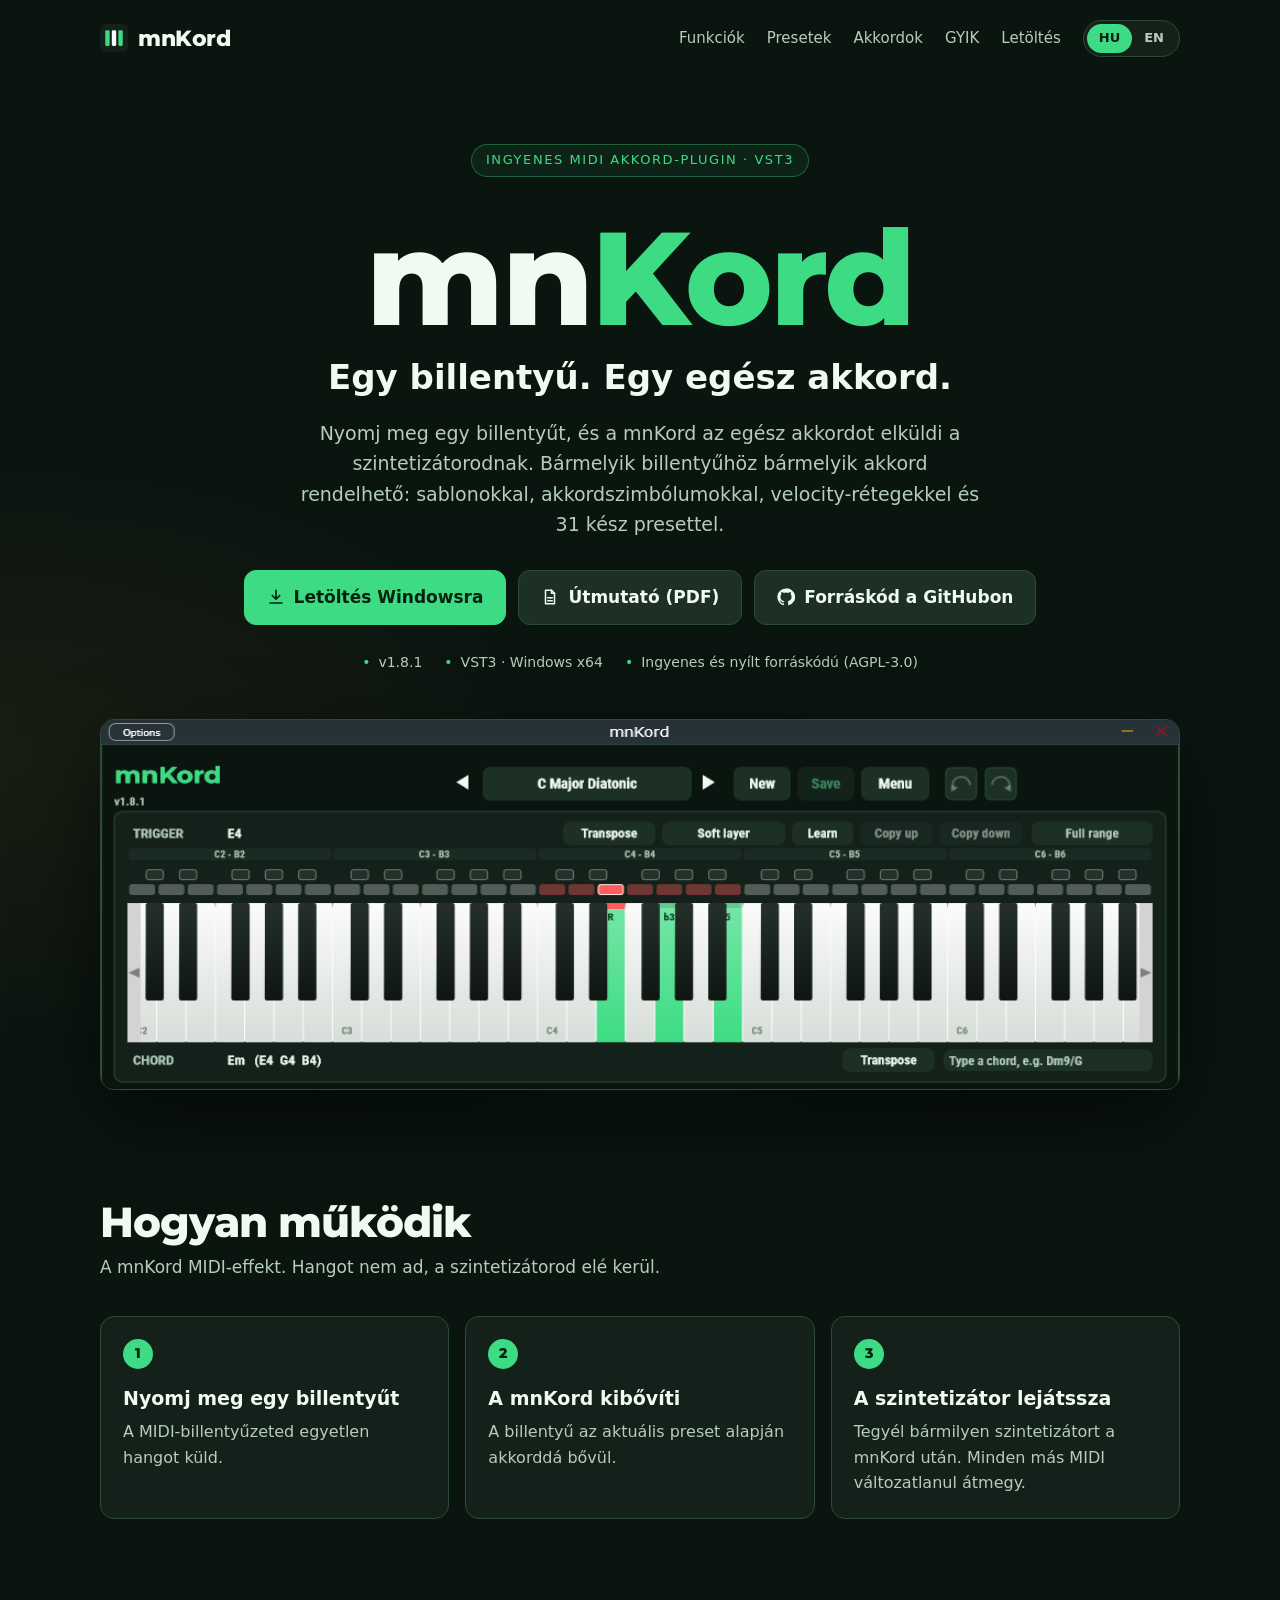
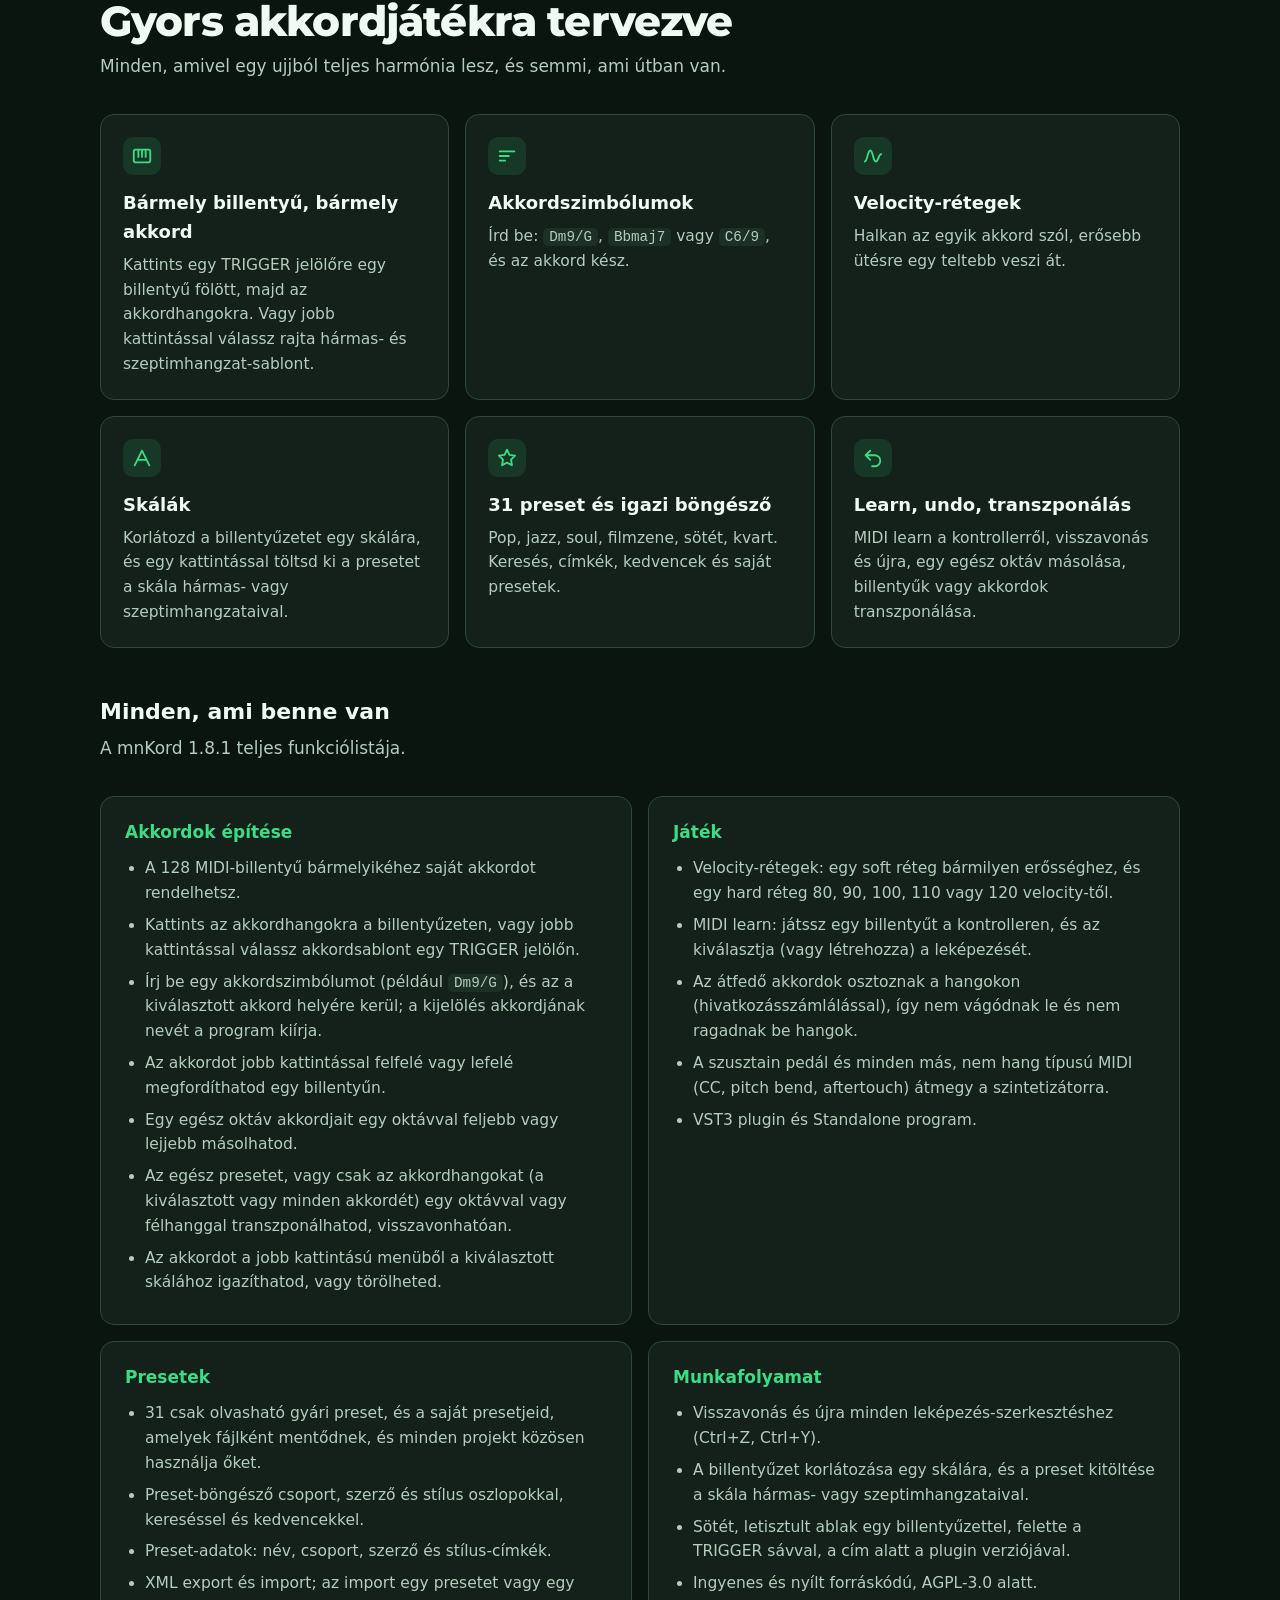
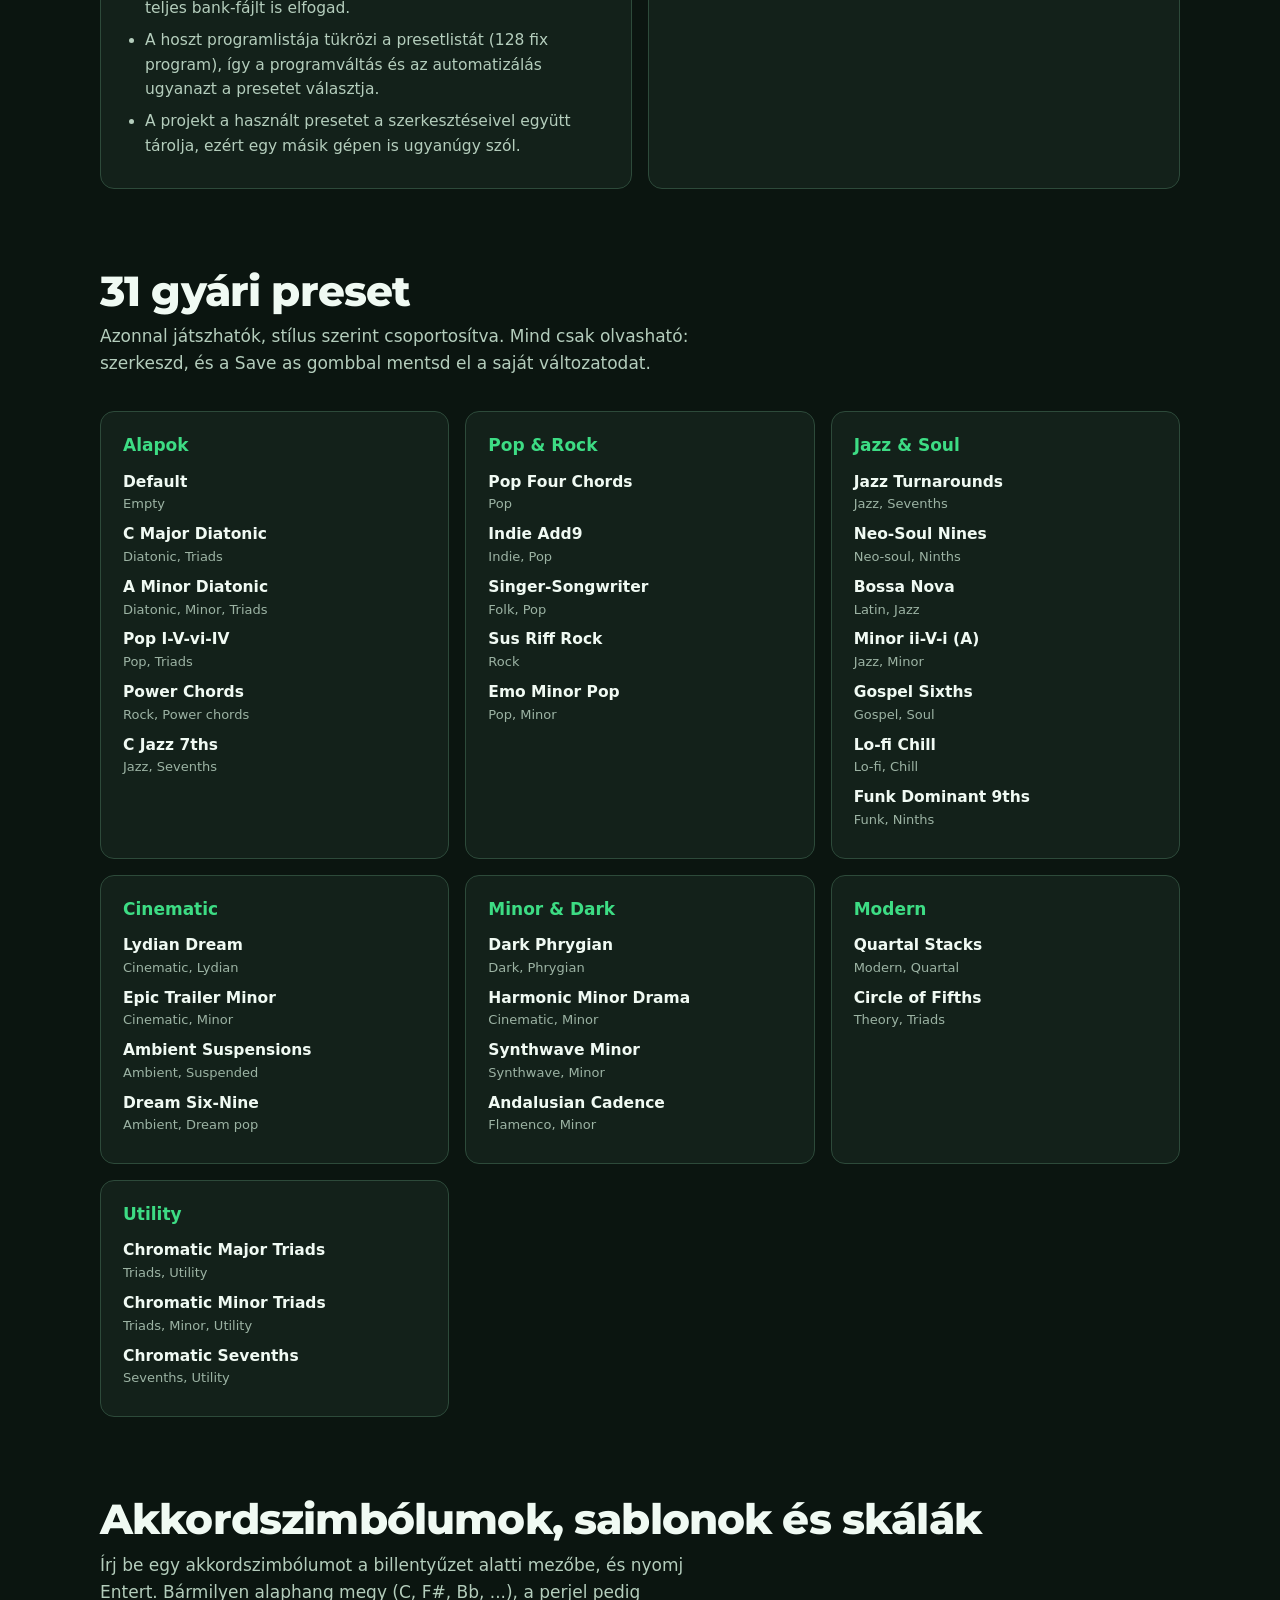
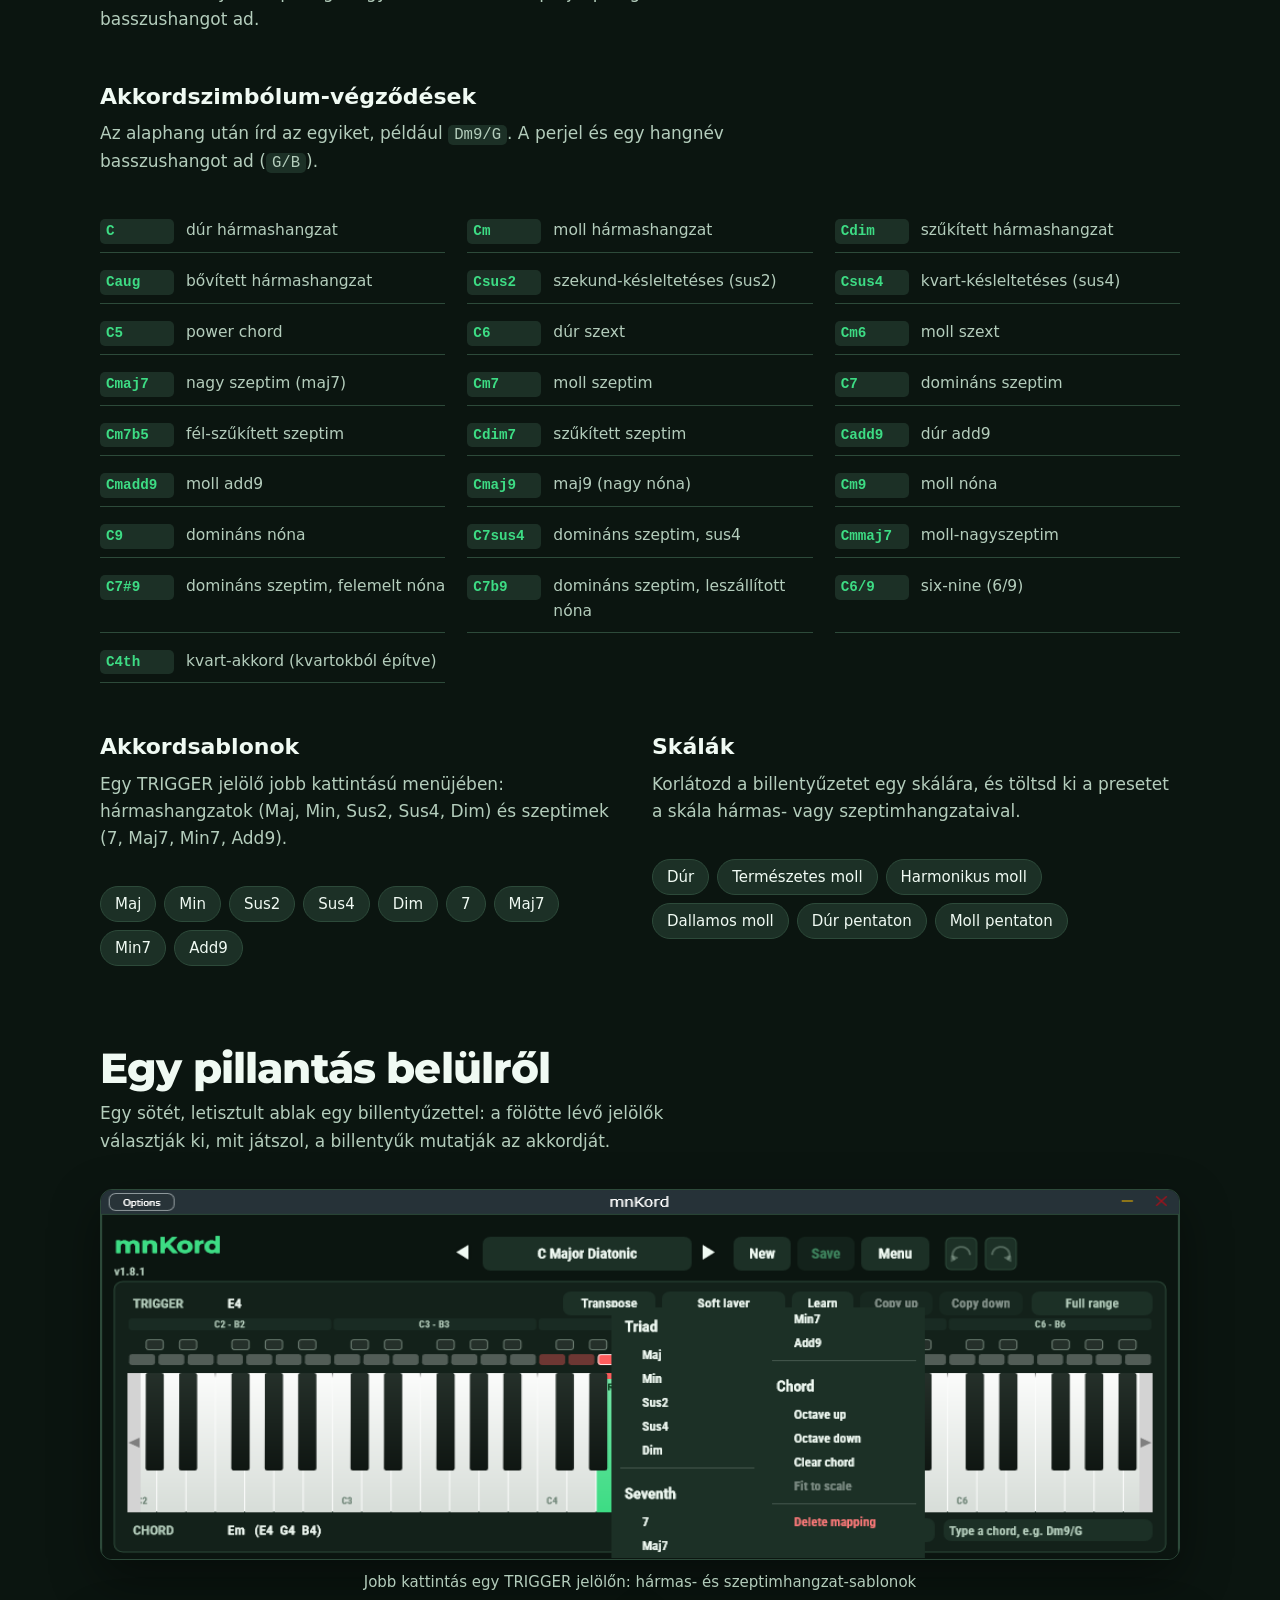
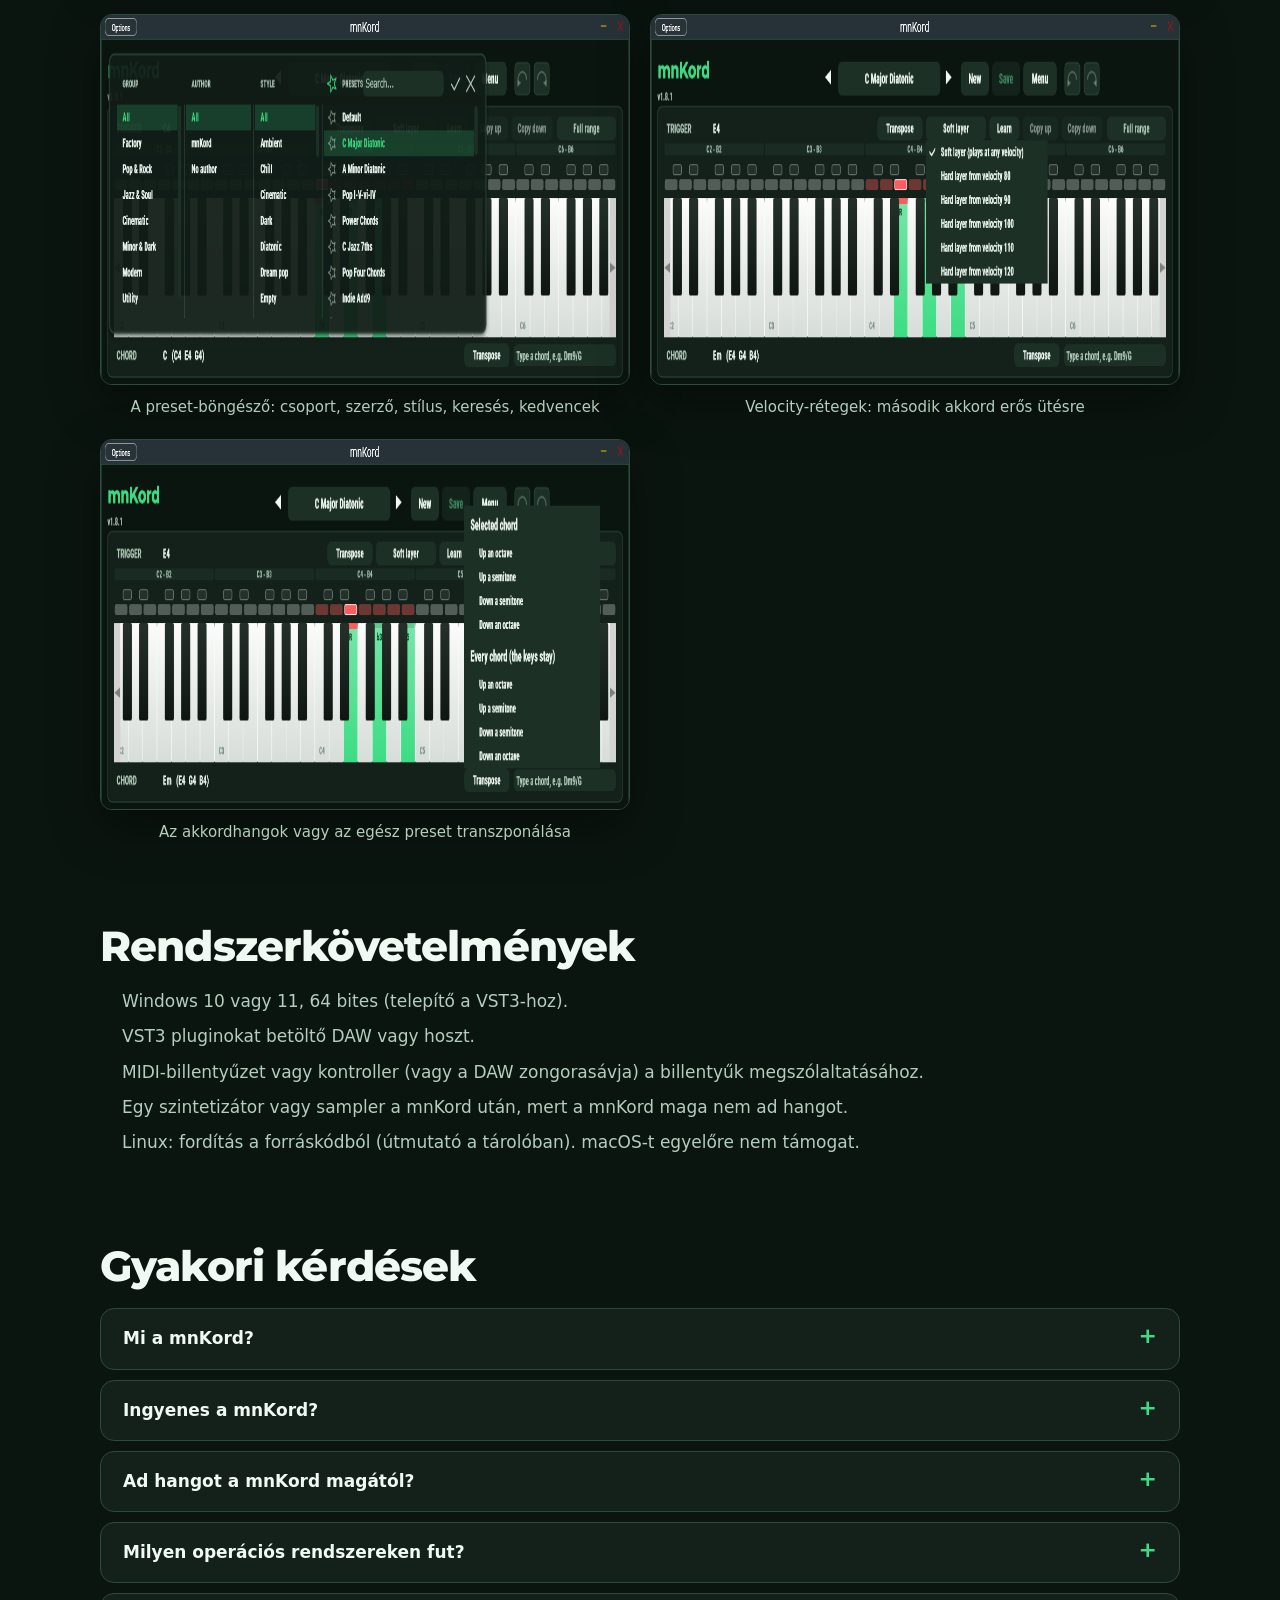
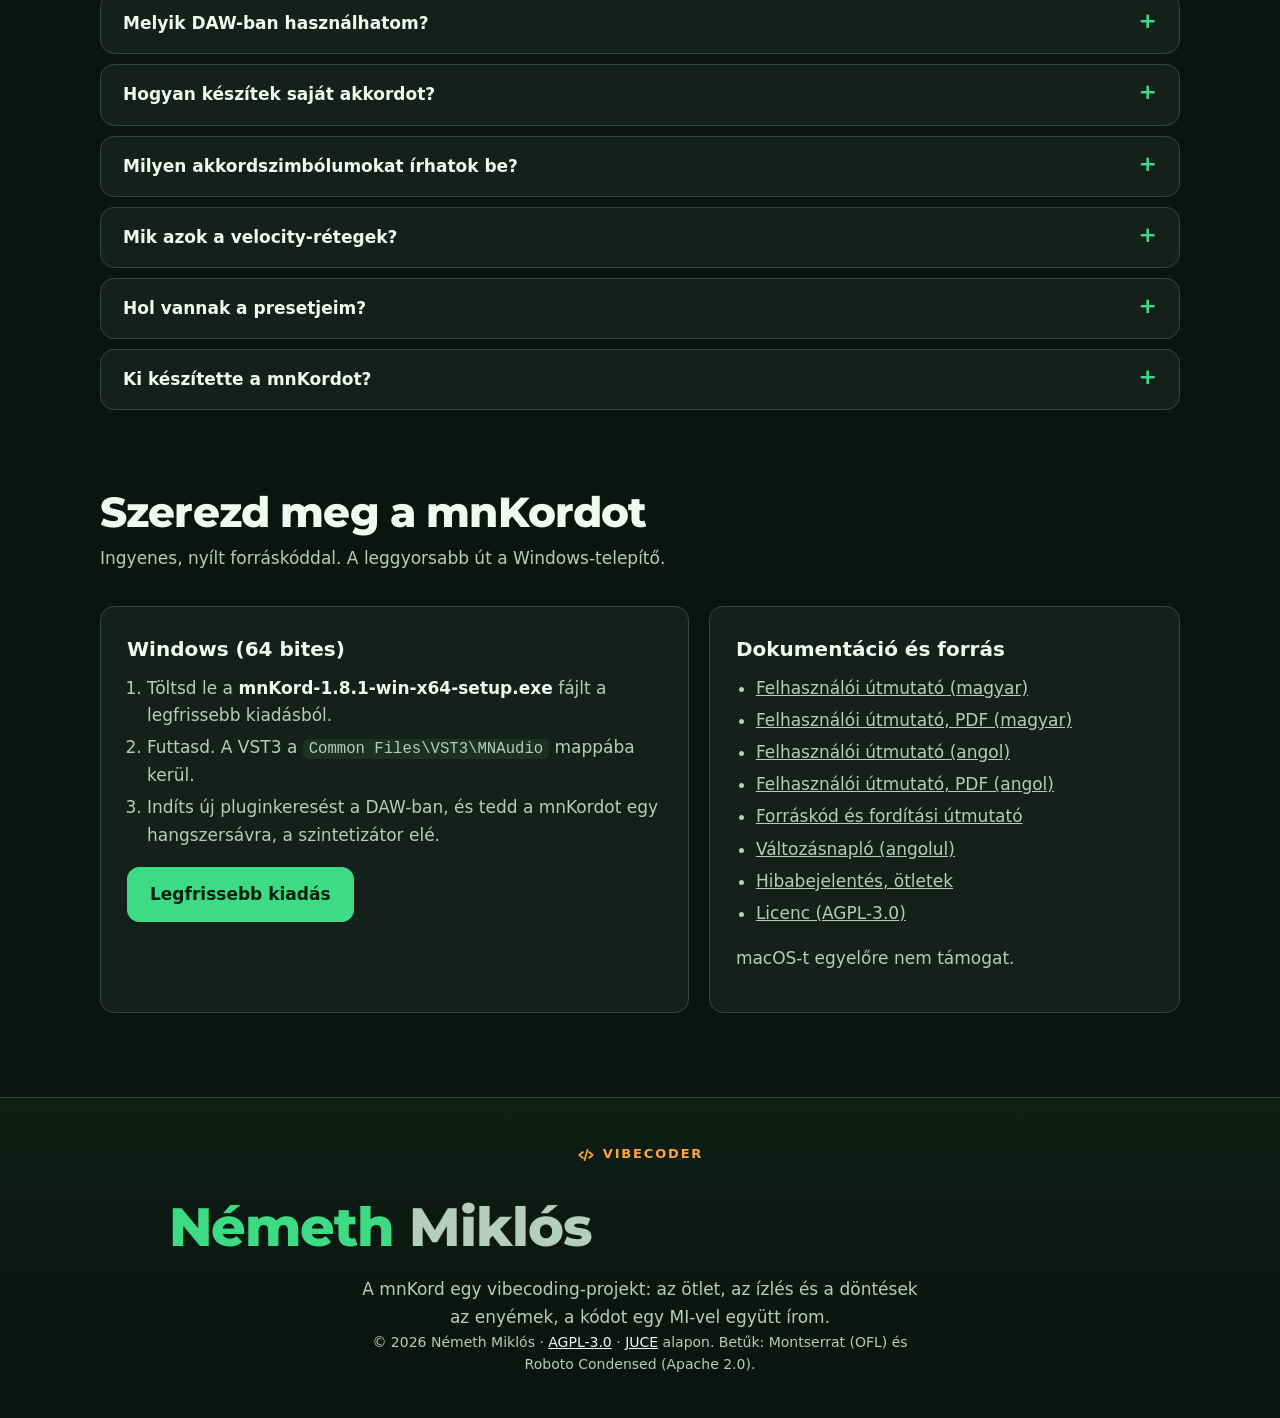
<file: docs/hu/index.html>
<!doctype html>
<html lang="hu">
<head>
<meta charset="utf-8">
<meta name="viewport" content="width=device-width, initial-scale=1">
<title>mnKord – ingyenes MIDI akkord-plugin (VST3) Windowsra</title>
<meta name="description" content="A mnKord egy ingyenes MIDI akkord-plugin (VST3) Windowsra: egy billentyűvel egész akkordot játszol. Akkordszimbólumok, velocity-rétegek, skálák és 31 gyári preset.">
<meta name="robots" content="index, follow, max-image-preview:large">
<meta name="author" content="Németh Miklós">
<link rel="canonical" href="https://miklosnemeth.github.io/mnkord/hu/">
<link rel="alternate" hreflang="en" href="https://miklosnemeth.github.io/mnkord/">
<link rel="alternate" hreflang="hu" href="https://miklosnemeth.github.io/mnkord/hu/">
<link rel="alternate" hreflang="x-default" href="https://miklosnemeth.github.io/mnkord/">
<meta property="og:type" content="website">
<meta property="og:site_name" content="mnKord">
<meta property="og:title" content="mnKord – ingyenes MIDI akkord-plugin (VST3) Windowsra">
<meta property="og:description" content="A mnKord egy ingyenes MIDI akkord-plugin (VST3) Windowsra: egy billentyűvel egész akkordot játszol. Akkordszimbólumok, velocity-rétegek, skálák és 31 gyári preset.">
<meta property="og:url" content="https://miklosnemeth.github.io/mnkord/hu/">
<meta property="og:locale" content="hu_HU">
<meta property="og:locale:alternate" content="en_US">
<meta property="og:image" content="https://miklosnemeth.github.io/mnkord/images/main.png">
<meta property="og:image:width" content="980">
<meta property="og:image:height" content="371">
<meta property="og:image:alt" content="A mnKord ablaka a billentyűzet feletti TRIGGER sávval">
<meta name="twitter:card" content="summary_large_image">
<meta name="twitter:title" content="mnKord – ingyenes MIDI akkord-plugin (VST3) Windowsra">
<meta name="twitter:description" content="A mnKord egy ingyenes MIDI akkord-plugin (VST3) Windowsra: egy billentyűvel egész akkordot játszol. Akkordszimbólumok, velocity-rétegek, skálák és 31 gyári preset.">
<meta name="twitter:image" content="https://miklosnemeth.github.io/mnkord/images/main.png">
<meta name="color-scheme" content="dark">
<meta name="theme-color" content="#0b1510">
<link rel="icon" href="data:image/svg+xml,%3Csvg xmlns='http://www.w3.org/2000/svg' viewBox='0 0 32 32'%3E%3Crect width='32' height='32' rx='7' fill='%230b1510'/%3E%3Crect x='6' y='7' width='5' height='18' rx='1.5' fill='%233ddc84'/%3E%3Crect x='13.5' y='7' width='5' height='18' rx='1.5' fill='%23fbfcfb'/%3E%3Crect x='21' y='7' width='5' height='18' rx='1.5' fill='%233ddc84'/%3E%3C/svg%3E">
<link rel="preload" href="../assets/fonts/Montserrat.ttf" as="font" type="font/ttf" crossorigin>
<style>
@font-face { font-family: 'Montserrat'; src: url(../assets/fonts/Montserrat.ttf) format('truetype'); font-weight: 100 900; font-display: swap; }
@font-face { font-family: 'Roboto Condensed'; src: url(../assets/fonts/RobotoCondensed.ttf) format('truetype'); font-weight: 100 900; font-display: swap; }

:root {
  --bg: #0b1510;
  --panel: #13211a;
  --line: #2d4a3a;
  --control: #1c3026;
  --text: #f0faf3;
  --muted: #b4cdbc;
  --accent: #3ddc84;
  --accent-ink: #04210f;
  --playing: #ffa53a;
  --radius: 14px;
}
* { box-sizing: border-box; }
html { scroll-behavior: smooth; }
body {
  margin: 0;
  background:
    radial-gradient(1100px 520px at 78% -8%, rgba(61, 220, 132, 0.13), transparent 60%),
    radial-gradient(900px 480px at 0% 8%, rgba(255, 165, 58, 0.06), transparent 60%),
    var(--bg);
  color: var(--text);
  font-family: 'Segoe UI', system-ui, -apple-system, Roboto, sans-serif;
  font-size: 17px;
  line-height: 1.6;
  -webkit-font-smoothing: antialiased;
}
a { color: inherit; }
img { max-width: 100%; display: block; }
.wrap { width: min(1080px, 100% - 40px); margin-inline: auto; }
.display { font-family: 'Montserrat', 'Segoe UI', sans-serif; font-weight: 800; letter-spacing: -0.02em; }
.condensed { font-family: 'Roboto Condensed', 'Segoe UI', sans-serif; font-weight: 700; }


/* top bar */
.top { display: flex; align-items: center; justify-content: space-between; padding: 20px 0; gap: 16px; }
.brand { font-size: 22px; text-decoration: none; display: flex; align-items: center; gap: 10px; }
.brand svg { width: 28px; height: 28px; }
.nav { display: flex; align-items: center; gap: 22px; font-size: 15px; color: var(--muted); }
.nav a { text-decoration: none; }
.nav a:hover { color: var(--text); }

/* hero */
.hero { padding: 54px 0 30px; text-align: center; }
.eyebrow { display: inline-block; font-size: 13px; letter-spacing: 0.12em; text-transform: uppercase; color: var(--accent); border: 1px solid rgba(61, 220, 132, 0.35); background: rgba(61, 220, 132, 0.07); padding: 5px 14px; border-radius: 999px; }
.hero h1 { font-size: clamp(64px, 13vw, 132px); line-height: 1; margin: 22px 0 6px; }
.hero h1 span { color: var(--accent); }
.tagline { font-size: clamp(22px, 3.6vw, 34px); font-weight: 700; margin: 0 0 14px; }
.lede { max-width: 680px; margin: 0 auto 30px; color: var(--muted); font-size: 19px; }
.cta { display: flex; flex-wrap: wrap; gap: 12px; justify-content: center; }
.btn { display: inline-flex; align-items: center; gap: 9px; padding: 13px 22px; border-radius: 12px; font-weight: 700; text-decoration: none; border: 1px solid var(--line); background: var(--control); color: var(--text); transition: transform .12s, background .12s; }
.btn:hover { transform: translateY(-1px); background: #284536; }
.btn.primary { background: var(--accent); color: var(--accent-ink); border-color: var(--accent); }
.btn.primary:hover { background: #62e898; }
.btn svg { width: 18px; height: 18px; }
.facts { display: flex; flex-wrap: wrap; justify-content: center; gap: 8px 22px; margin: 26px 0 0; padding: 0; list-style: none; color: var(--muted); font-size: 14px; }
.facts li::before { content: "•"; color: var(--accent); margin-right: 8px; }

.shot { margin: 46px auto 0; position: relative; }
.shot::before { content: ""; position: absolute; inset: 8% 6% -4%; background: radial-gradient(closest-side, rgba(61, 220, 132, 0.28), transparent); filter: blur(34px); z-index: -1; }
.shot img { border-radius: var(--radius); border: 1px solid var(--line); box-shadow: 0 30px 80px rgba(0, 0, 0, 0.55); width: 100%; }

/* sections */
section { padding: 78px 0 0; }
h2 { font-size: clamp(28px, 4.4vw, 42px); margin: 0 0 8px; line-height: 1.15; }
.sub { color: var(--muted); max-width: 640px; margin: 0 0 34px; }

.steps { display: grid; grid-template-columns: repeat(3, 1fr); gap: 16px; counter-reset: step; }
.step { background: var(--panel); border: 1px solid var(--line); border-radius: var(--radius); padding: 22px; position: relative; }
.step::before { counter-increment: step; content: counter(step); font-family: 'Montserrat', sans-serif; font-weight: 800; font-size: 14px; color: var(--accent-ink); background: var(--accent); width: 30px; height: 30px; border-radius: 50%; display: grid; place-items: center; margin-bottom: 14px; }
.step h3 { margin: 0 0 6px; font-size: 19px; }
.step p { margin: 0; color: var(--muted); font-size: 16px; }

.cards { display: grid; grid-template-columns: repeat(3, 1fr); gap: 16px; }
.card { background: var(--panel); border: 1px solid var(--line); border-radius: var(--radius); padding: 22px; transition: border-color .15s, transform .15s; }
.card:hover { border-color: rgba(61, 220, 132, 0.5); transform: translateY(-2px); }
.card .ic { width: 38px; height: 38px; border-radius: 10px; background: rgba(61, 220, 132, 0.12); color: var(--accent); display: grid; place-items: center; margin-bottom: 14px; }
.card .ic svg { width: 22px; height: 22px; }
.card h3 { margin: 0 0 6px; font-size: 18px; }
.card p { margin: 0; color: var(--muted); font-size: 15.5px; }
code { font-family: Consolas, 'Cascadia Mono', monospace; font-size: 0.92em; background: var(--control); padding: 1px 6px; border-radius: 5px; }

.gallery { display: grid; grid-template-columns: repeat(2, 1fr); gap: 20px; }
.gallery figure { margin: 0; }
.gallery figure:first-child { grid-column: 1 / -1; }
.gallery img { border-radius: 12px; border: 1px solid var(--line); box-shadow: 0 18px 50px rgba(0, 0, 0, 0.4); width: 100%; }
.gallery figcaption { color: var(--muted); font-size: 15px; margin-top: 10px; text-align: center; }

.get { display: grid; grid-template-columns: 1.25fr 1fr; gap: 20px; }
.box { background: var(--panel); border: 1px solid var(--line); border-radius: var(--radius); padding: 26px; }
.box h3 { margin: 0 0 10px; font-size: 20px; }
.box ol, .box ul { margin: 0 0 18px; padding-left: 20px; color: var(--muted); }
.box li { margin: 5px 0; }
.box p { color: var(--muted); margin: 0 0 14px; }
.box strong { color: var(--text); }

/* author */
.author { margin-top: 84px; padding: 46px 0 52px; border-top: 1px solid var(--line); background: linear-gradient(180deg, rgba(61, 220, 132, 0.05), transparent 70%); text-align: center; }
.author .tag { display: inline-flex; align-items: center; gap: 8px; font-size: 13px; letter-spacing: 0.14em; text-transform: uppercase; color: var(--playing); font-weight: 700; }
.author .name { font-size: clamp(30px, 6vw, 54px); margin: 12px 0 6px; }
.author .name b { color: var(--accent); font-weight: inherit; }
.author p { margin: 0 auto; max-width: 560px; color: var(--muted); }
.legal { margin-top: 26px; font-size: 14px; color: var(--muted); }
.legal a { color: var(--text); }

@media (max-width: 860px) {
  .steps, .cards, .get { grid-template-columns: 1fr; }
  .gallery { grid-template-columns: 1fr; }
  .nav a.hide-sm { display: none; }
  body { font-size: 16px; }
}
@media (prefers-reduced-motion: reduce) { html { scroll-behavior: auto; } * { transition: none !important; } }

/* language links */
.lang { display: inline-flex; border: 1px solid var(--line); border-radius: 999px; padding: 3px; background: var(--panel); font-size: 13px; font-weight: 700; }
.lang .cur, .lang a { padding: 4px 12px; border-radius: 999px; }
.lang .cur { background: var(--accent); color: var(--accent-ink); }
.lang a { color: var(--muted); }
.lang a:hover { color: var(--text); }

/* accessibility */
.sr-only { position: absolute; width: 1px; height: 1px; margin: -1px; padding: 0; overflow: hidden; clip: rect(0 0 0 0); white-space: nowrap; border: 0; }
.skip { position: absolute; left: 12px; top: -60px; background: var(--accent); color: var(--accent-ink); padding: 10px 16px; border-radius: 10px; font-weight: 700; z-index: 10; text-decoration: none; }
.skip:focus { top: 12px; }

/* lists */
ul.cards, ol.steps, ul.facts, ul.chips, ul.symbols, ul.plain { list-style: none; }
ol.steps, ul.cards { margin: 0; padding: 0; }
.listh { font-size: 22px; margin: 46px 0 6px; }
.featlists { display: grid; grid-template-columns: repeat(2, 1fr); gap: 16px; margin-top: 18px; }
.fl { background: var(--panel); border: 1px solid var(--line); border-radius: var(--radius); padding: 22px 24px; }
.fl h4 { margin: 0 0 10px; font-size: 17px; color: var(--accent); }
.fl ul { margin: 0; padding-left: 20px; color: var(--muted); font-size: 15.5px; }
.fl li { margin: 7px 0; }

.presetgroups { display: grid; grid-template-columns: repeat(3, 1fr); gap: 16px; }
.pg { background: var(--panel); border: 1px solid var(--line); border-radius: var(--radius); padding: 20px 22px; }
.pg h3 { margin: 0 0 10px; font-size: 17px; color: var(--accent); }
.pg ul { list-style: none; margin: 0; padding: 0; font-size: 15.5px; }
.pg li { margin: 7px 0; color: var(--muted); }
.pg li strong { color: var(--text); font-weight: 600; }
.pg .tags { display: block; font-size: 13px; color: var(--muted); opacity: 0.85; }

.symbols { display: grid; grid-template-columns: repeat(3, 1fr); gap: 8px 22px; margin: 18px 0 0; padding: 0; }
.symbols li { display: flex; gap: 12px; align-items: baseline; padding: 8px 0; border-bottom: 1px solid var(--line); font-size: 15.5px; }
.symbols code { min-width: 74px; color: var(--accent); font-weight: 700; }
.symbols span { color: var(--muted); }
.twocol { display: grid; grid-template-columns: 1fr 1fr; gap: 24px; }
.chips { display: flex; flex-wrap: wrap; gap: 8px; margin: 14px 0 0; padding: 0; }
.chips li { background: var(--control); border: 1px solid var(--line); border-radius: 999px; padding: 5px 14px; font-size: 15px; }
.plain { margin: 18px 0 0; padding-left: 22px; list-style: disc; color: var(--muted); }
.plain li { margin: 8px 0; }

.faq { display: grid; gap: 10px; margin-top: 18px; }
.faq details { background: var(--panel); border: 1px solid var(--line); border-radius: var(--radius); padding: 0 22px; }
.faq summary { cursor: pointer; padding: 16px 0; font-weight: 700; font-size: 17px; list-style: none; display: flex; justify-content: space-between; gap: 16px; }
.faq summary::-webkit-details-marker { display: none; }
.faq summary::after { content: "+"; color: var(--accent); font-size: 22px; line-height: 1; }
.faq details[open] summary::after { content: "–"; }
.faq details p { margin: 0 0 18px; color: var(--muted); }

@media (max-width: 860px) {
  .featlists, .presetgroups, .symbols, .twocol { grid-template-columns: 1fr; }
}
.btn:focus-visible, a:focus-visible, summary:focus-visible { outline: 2px solid var(--accent); outline-offset: 3px; }

</style>
<script type="application/ld+json">
{
 "@context": "https://schema.org",
 "@graph": [
  {
   "@type": "WebSite",
   "@id": "https://miklosnemeth.github.io/mnkord/#website",
   "url": "https://miklosnemeth.github.io/mnkord/",
   "name": "mnKord",
   "inLanguage": [
    "en",
    "hu"
   ],
   "publisher": {
    "@id": "https://miklosnemeth.github.io/mnkord/#author"
   }
  },
  {
   "@type": "Person",
   "@id": "https://miklosnemeth.github.io/mnkord/#author",
   "name": "Miklós Németh",
   "alternateName": "Németh Miklós",
   "url": "https://github.com/miklosnemeth",
   "jobTitle": "Vibecoder"
  },
  {
   "@type": "SoftwareApplication",
   "@id": "https://miklosnemeth.github.io/mnkord/#app",
   "name": "mnKord",
   "url": "https://miklosnemeth.github.io/mnkord/hu/",
   "description": "A mnKord egy ingyenes MIDI akkord-plugin (VST3) Windowsra: egy billentyűvel egész akkordot játszol. Akkordszimbólumok, velocity-rétegek, skálák és 31 gyári preset.",
   "inLanguage": "hu",
   "applicationCategory": "MultimediaApplication",
   "applicationSubCategory": "MIDI effect, VST3 audio plugin",
   "operatingSystem": "Windows 10, Windows 11",
   "softwareVersion": "1.8.1",
   "downloadUrl": "https://github.com/miklosnemeth/mnkord/releases/latest",
   "installUrl": "https://github.com/miklosnemeth/mnkord/releases/latest",
   "fileFormat": "application/vnd.steinberg.vst3",
   "softwareRequirements": "A DAW that hosts VST3 plugins",
   "license": "https://www.gnu.org/licenses/agpl-3.0.html",
   "isAccessibleForFree": true,
   "offers": {
    "@type": "Offer",
    "price": "0",
    "priceCurrency": "USD"
   },
   "author": {
    "@id": "https://miklosnemeth.github.io/mnkord/#author"
   },
   "image": "https://miklosnemeth.github.io/mnkord/images/main.png",
   "screenshot": [
    "https://miklosnemeth.github.io/mnkord/images/chord-templates.png",
    "https://miklosnemeth.github.io/mnkord/images/preset-browser.png",
    "https://miklosnemeth.github.io/mnkord/images/velocity-layers.png",
    "https://miklosnemeth.github.io/mnkord/images/transpose.png",
    "https://miklosnemeth.github.io/mnkord/images/main.png"
   ],
   "featureList": [
    "A 128 MIDI-billentyű bármelyikéhez saját akkordot rendelhetsz.",
    "Kattints az akkordhangokra a billentyűzeten, vagy jobb kattintással válassz akkordsablont egy TRIGGER jelölőn.",
    "Írj be egy akkordszimbólumot (például Dm9/G), és az a kiválasztott akkord helyére kerül; a kijelölés akkordjának nevét a program kiírja.",
    "Az akkordot jobb kattintással felfelé vagy lefelé megfordíthatod egy billentyűn.",
    "Egy egész oktáv akkordjait egy oktávval feljebb vagy lejjebb másolhatod.",
    "Az egész presetet, vagy csak az akkordhangokat (a kiválasztott vagy minden akkordét) egy oktávval vagy félhanggal transzponálhatod, visszavonhatóan.",
    "Az akkordot a jobb kattintású menüből a kiválasztott skálához igazíthatod, vagy törölheted.",
    "Velocity-rétegek: egy soft réteg bármilyen erősséghez, és egy hard réteg 80, 90, 100, 110 vagy 120 velocity-től.",
    "MIDI learn: játssz egy billentyűt a kontrolleren, és az kiválasztja (vagy létrehozza) a leképezését.",
    "Az átfedő akkordok osztoznak a hangokon (hivatkozásszámlálással), így nem vágódnak le és nem ragadnak be hangok.",
    "A szusztain pedál és minden más, nem hang típusú MIDI (CC, pitch bend, aftertouch) átmegy a szintetizátorra.",
    "VST3 plugin és Standalone program.",
    "31 csak olvasható gyári preset, és a saját presetjeid, amelyek fájlként mentődnek, és minden projekt közösen használja őket.",
    "Preset-böngésző csoport, szerző és stílus oszlopokkal, kereséssel és kedvencekkel.",
    "Preset-adatok: név, csoport, szerző és stílus-címkék.",
    "XML export és import; az import egy presetet vagy egy teljes bank-fájlt is elfogad.",
    "A hoszt programlistája tükrözi a presetlistát (128 fix program), így a programváltás és az automatizálás ugyanazt a presetet választja.",
    "A projekt a használt presetet a szerkesztéseivel együtt tárolja, ezért egy másik gépen is ugyanúgy szól.",
    "Visszavonás és újra minden leképezés-szerkesztéshez (Ctrl+Z, Ctrl+Y).",
    "A billentyűzet korlátozása egy skálára, és a preset kitöltése a skála hármas- vagy szeptimhangzataival.",
    "Sötét, letisztult ablak egy billentyűzettel, felette a TRIGGER sávval, a cím alatt a plugin verziójával.",
    "Ingyenes és nyílt forráskódú, AGPL-3.0 alatt."
   ]
  },
  {
   "@type": "FAQPage",
   "@id": "https://miklosnemeth.github.io/mnkord/hu/#faq",
   "inLanguage": "hu",
   "mainEntity": [
    {
     "@type": "Question",
     "name": "Mi a mnKord?",
     "acceptedAnswer": {
      "@type": "Answer",
      "text": "A mnKord egy ingyenes MIDI akkord-plugin (VST3) Windowsra. Megnyomsz egy billentyűt, és egy egész akkordot küld a szintetizátorodnak. Minden billentyűnek saját akkordja lehet, amit sablonokkal, akkordszimbólumokkal vagy a hangokra kattintva állítasz be."
     }
    },
    {
     "@type": "Question",
     "name": "Ingyenes a mnKord?",
     "acceptedAnswer": {
      "@type": "Answer",
      "text": "Igen. A mnKord szabad szoftver a GNU Affero General Public License v3.0 alatt, a forráskódja nyílt a GitHubon."
     }
    },
    {
     "@type": "Question",
     "name": "Ad hangot a mnKord magától?",
     "acceptedAnswer": {
      "@type": "Answer",
      "text": "Nem. MIDI-effekt: egy hangból akkordot csinál, a hangot a mögötte lévő szintetizátor vagy sampler adja. Tedd egy hangszersávra, a szintetizátor elé."
     }
    },
    {
     "@type": "Question",
     "name": "Milyen operációs rendszereken fut?",
     "acceptedAnswer": {
      "@type": "Answer",
      "text": "Windows 10-re és 11-re (64 bites) van telepítő. Linuxon a forráskódból lefordíthatod. macOS-t egyelőre nem támogat."
     }
    },
    {
     "@type": "Question",
     "name": "Melyik DAW-ban használhatom?",
     "acceptedAnswer": {
      "@type": "Answer",
      "text": "A mnKord szabványos VST3 plugin, ezért minden DAW betöltheti, amelyik Windowson VST3 pluginokat hosztol. Hogy a MIDI hogyan jut a következő pluginhoz, DAW-onként más; a lépések az útmutatóban vannak."
     }
    },
    {
     "@type": "Question",
     "name": "Hogyan készítek saját akkordot?",
     "acceptedAnswer": {
      "@type": "Answer",
      "text": "Kattints egy jelölőre a billentyűk feletti TRIGGER sávban, majd a hangokra a billentyűzeten. A jelölőn jobb kattintással akkordsablonokat is kapsz, vagy beírhatsz egy akkordszimbólumot (például Dm9/G) a billentyűzet alatti mezőbe."
     }
    },
    {
     "@type": "Question",
     "name": "Milyen akkordszimbólumokat írhatok be?",
     "acceptedAnswer": {
      "@type": "Answer",
      "text": "Hármashangzatokat, sus akkordokat, power chordot, szextet, szeptimeket, nónákat, add9-et, módosított szeptimeket (7b9, 7#9), 6/9-et, kvart-akkordokat és basszushangos (perjeles) akkordokat, bármilyen alaphanggal. A teljes lista ezen az oldalon van."
     }
    },
    {
     "@type": "Question",
     "name": "Mik azok a velocity-rétegek?",
     "acceptedAnswer": {
      "@type": "Answer",
      "text": "Egy billentyűnek lehet egy második, hard rétege saját akkorddal. A soft réteg helyett az szól, ha legalább olyan erősen ütöd le a billentyűt, mint a választott küszöb (80, 90, 100, 110 vagy 120)."
     }
    },
    {
     "@type": "Question",
     "name": "Hol vannak a presetjeim?",
     "acceptedAnswer": {
      "@type": "Answer",
      "text": "A saját presetjeid fájlok a Documents\\MNAudio\\mnKord\\User mappában, minden projekt közösen használja őket. A DAW-projekt a használt presetet a szerkesztéseivel együtt is tárolja, ezért egy másik gépen is ugyanúgy szól."
     }
    },
    {
     "@type": "Question",
     "name": "Ki készítette a mnKordot?",
     "acceptedAnswer": {
      "@type": "Answer",
      "text": "A mnKordot Németh Miklós készítette vibecoding-projektként: az ötlet, az ízlés és a döntések az övéi, a kódot egy MI-vel együtt írja."
     }
    }
   ]
  }
 ]
}
</script>
</head>
<body>
<a class="skip" href="#main">Ugrás a tartalomra</a>
<div class="wrap">
  <header class="top">
    <a class="brand display" href="../" aria-label="mnKord"><svg viewBox="0 0 32 32" aria-hidden="true"><rect width="32" height="32" rx="7" fill="#13211a"/><rect x="6" y="7" width="5" height="18" rx="1.5" fill="#3ddc84"/><rect x="13.5" y="7" width="5" height="18" rx="1.5" fill="#fbfcfb"/><rect x="21" y="7" width="5" height="18" rx="1.5" fill="#3ddc84"/></svg>mnKord</a>
    <nav class="nav" aria-label="Főmenü">
      <a class="hide-sm" href="#features">Funkciók</a>
      <a class="hide-sm" href="#presets">Presetek</a>
      <a class="hide-sm" href="#chords">Akkordok</a>
      <a class="hide-sm" href="#faq">GYIK</a>
      <a class="hide-sm" href="#get">Letöltés</a>
      <span class="lang" role="group" aria-label="Language / Nyelv"><span class="cur" aria-current="true">HU</span><a href="../" hreflang="en" lang="en" title="English">EN</a></span>
    </nav>
  </header>
  <main id="main">
    <div class="hero">
      <p class="eyebrow">Ingyenes MIDI akkord-plugin · VST3</p>
      <h1 class="display">mn<span>Kord</span><span class="sr-only"> – ingyenes MIDI akkord-plugin Windowsra (VST3)</span></h1>
      <p class="tagline">Egy billentyű. Egy egész akkord.</p>
      <p class="lede">Nyomj meg egy billentyűt, és a mnKord az egész akkordot elküldi a szintetizátorodnak. Bármelyik billentyűhöz bármelyik akkord rendelhető: sablonokkal, akkordszimbólumokkal, velocity-rétegekkel és 31 kész presettel.</p>
      <div class="cta">
        <a class="btn primary" href="https://github.com/miklosnemeth/mnkord/releases/latest"><svg viewBox="0 0 24 24" fill="none" stroke="currentColor" stroke-width="2.2" stroke-linecap="round" stroke-linejoin="round" aria-hidden="true"><path d="M12 3v12m0 0-5-5m5 5 5-5M4 20h16"/></svg>Letöltés Windowsra</a>
        <a class="btn" href="../mnKord-Felhasznaloi-utmutato.pdf"><svg viewBox="0 0 24 24" fill="none" stroke="currentColor" stroke-width="2" stroke-linecap="round" stroke-linejoin="round" aria-hidden="true"><path d="M6 3h8l4 4v14H6z"/><path d="M14 3v4h4M9 13h6M9 17h6"/></svg>Útmutató (PDF)</a>
        <a class="btn" href="https://github.com/miklosnemeth/mnkord"><svg viewBox="0 0 24 24" fill="currentColor" aria-hidden="true"><path d="M12 .5a11.5 11.5 0 0 0-3.64 22.41c.58.1.79-.25.79-.56v-2c-3.2.7-3.88-1.37-3.88-1.37-.52-1.33-1.28-1.69-1.28-1.69-1.04-.71.08-.7.08-.7 1.15.08 1.76 1.19 1.76 1.19 1.03 1.76 2.69 1.25 3.35.96.1-.75.4-1.25.73-1.54-2.55-.29-5.24-1.28-5.24-5.69 0-1.26.45-2.28 1.19-3.09-.12-.29-.52-1.46.11-3.05 0 0 .97-.31 3.17 1.18a11 11 0 0 1 5.78 0c2.2-1.49 3.17-1.18 3.17-1.18.63 1.59.23 2.76.11 3.05.74.81 1.19 1.83 1.19 3.09 0 4.42-2.69 5.39-5.25 5.68.41.36.78 1.06.78 2.14v3.17c0 .31.21.67.8.56A11.5 11.5 0 0 0 12 .5Z"/></svg>Forráskód a GitHubon</a>
      </div>
      <ul class="facts">
        <li>v1.8.1</li>
        <li>VST3 · Windows x64</li>
        <li>Ingyenes és nyílt forráskódú (AGPL-3.0)</li>
      </ul>
      <div class="shot"><img src="../images/main.png" width="980" height="371" alt="A mnKord ablaka: TRIGGER sáv, billentyűzet, preset-sáv"></div>
    </div>
    <section aria-labelledby="how">
      <h2 id="how" class="display">Hogyan működik</h2>
      <p class="sub">A mnKord MIDI-effekt. Hangot nem ad, a szintetizátorod elé kerül.</p>
      <ol class="steps">
        <li class="step"><h3>Nyomj meg egy billentyűt</h3><p>A MIDI-billentyűzeted egyetlen hangot küld.</p></li>
        <li class="step"><h3>A mnKord kibővíti</h3><p>A billentyű az aktuális preset alapján akkorddá bővül.</p></li>
        <li class="step"><h3>A szintetizátor lejátssza</h3><p>Tegyél bármilyen szintetizátort a mnKord után. Minden más MIDI változatlanul átmegy.</p></li>
      </ol>
    </section>
    <section id="features" aria-labelledby="feat">
      <h2 id="feat" class="display">Gyors akkordjátékra tervezve</h2>
      <p class="sub">Minden, amivel egy ujjból teljes harmónia lesz, és semmi, ami útban van.</p>
      <ul class="cards">
        <li class="card"><div class="ic"><svg viewBox="0 0 24 24" fill="none" stroke="currentColor" stroke-width="2" stroke-linecap="round" stroke-linejoin="round" aria-hidden="true"><rect x="3" y="5" width="18" height="14" rx="2"/><path d="M8 5v8M12 5v8M16 5v8"/></svg></div><h3>Bármely billentyű, bármely akkord</h3><p>Kattints egy TRIGGER jelölőre egy billentyű fölött, majd az akkordhangokra. Vagy jobb kattintással válassz rajta hármas- és szeptimhangzat-sablont.</p></li>
        <li class="card"><div class="ic"><svg viewBox="0 0 24 24" fill="none" stroke="currentColor" stroke-width="2" stroke-linecap="round" stroke-linejoin="round" aria-hidden="true"><path d="M4 7h16M4 12h10M4 17h6"/></svg></div><h3>Akkordszimbólumok</h3><p>Írd be: <code>Dm9/G</code>, <code>Bbmaj7</code> vagy <code>C6/9</code>, és az akkord kész.</p></li>
        <li class="card"><div class="ic"><svg viewBox="0 0 24 24" fill="none" stroke="currentColor" stroke-width="2" stroke-linecap="round" stroke-linejoin="round" aria-hidden="true"><path d="M3 18c3 0 3-12 6-12s3 12 6 12 3-8 6-8"/></svg></div><h3>Velocity-rétegek</h3><p>Halkan az egyik akkord szól, erősebb ütésre egy teltebb veszi át.</p></li>
        <li class="card"><div class="ic"><svg viewBox="0 0 24 24" fill="none" stroke="currentColor" stroke-width="2" stroke-linecap="round" stroke-linejoin="round" aria-hidden="true"><path d="M4 20 12 4l8 16M7 14h10"/></svg></div><h3>Skálák</h3><p>Korlátozd a billentyűzetet egy skálára, és egy kattintással töltsd ki a presetet a skála hármas- vagy szeptimhangzataival.</p></li>
        <li class="card"><div class="ic"><svg viewBox="0 0 24 24" fill="none" stroke="currentColor" stroke-width="2" stroke-linecap="round" stroke-linejoin="round" aria-hidden="true"><path d="m12 3 2.7 5.6 6.1.9-4.4 4.3 1 6.1L12 17l-5.4 2.9 1-6.1L3.2 9.5l6.1-.9z"/></svg></div><h3>31 preset és igazi böngésző</h3><p>Pop, jazz, soul, filmzene, sötét, kvart. Keresés, címkék, kedvencek és saját presetek.</p></li>
        <li class="card"><div class="ic"><svg viewBox="0 0 24 24" fill="none" stroke="currentColor" stroke-width="2" stroke-linecap="round" stroke-linejoin="round" aria-hidden="true"><path d="M9 14 4 9l5-5M4 9h10a6 6 0 0 1 0 12h-3"/></svg></div><h3>Learn, undo, transzponálás</h3><p>MIDI learn a kontrollerről, visszavonás és újra, egy egész oktáv másolása, billentyűk vagy akkordok transzponálása.</p></li>
      </ul>
      <h3 class="listh">Minden, ami benne van</h3>
      <p class="sub">A mnKord 1.8.1 teljes funkciólistája.</p>
      <div class="featlists">
        <div class="fl"><h4>Akkordok építése</h4><ul>
          <li>A 128 MIDI-billentyű bármelyikéhez saját akkordot rendelhetsz.</li>
          <li>Kattints az akkordhangokra a billentyűzeten, vagy jobb kattintással válassz akkordsablont egy TRIGGER jelölőn.</li>
          <li>Írj be egy akkordszimbólumot (például <code>Dm9/G</code>), és az a kiválasztott akkord helyére kerül; a kijelölés akkordjának nevét a program kiírja.</li>
          <li>Az akkordot jobb kattintással felfelé vagy lefelé megfordíthatod egy billentyűn.</li>
          <li>Egy egész oktáv akkordjait egy oktávval feljebb vagy lejjebb másolhatod.</li>
          <li>Az egész presetet, vagy csak az akkordhangokat (a kiválasztott vagy minden akkordét) egy oktávval vagy félhanggal transzponálhatod, visszavonhatóan.</li>
          <li>Az akkordot a jobb kattintású menüből a kiválasztott skálához igazíthatod, vagy törölheted.</li>
        </ul></div>
        <div class="fl"><h4>Játék</h4><ul>
          <li>Velocity-rétegek: egy soft réteg bármilyen erősséghez, és egy hard réteg 80, 90, 100, 110 vagy 120 velocity-től.</li>
          <li>MIDI learn: játssz egy billentyűt a kontrolleren, és az kiválasztja (vagy létrehozza) a leképezését.</li>
          <li>Az átfedő akkordok osztoznak a hangokon (hivatkozásszámlálással), így nem vágódnak le és nem ragadnak be hangok.</li>
          <li>A szusztain pedál és minden más, nem hang típusú MIDI (CC, pitch bend, aftertouch) átmegy a szintetizátorra.</li>
          <li>VST3 plugin és Standalone program.</li>
        </ul></div>
        <div class="fl"><h4>Presetek</h4><ul>
          <li>31 csak olvasható gyári preset, és a saját presetjeid, amelyek fájlként mentődnek, és minden projekt közösen használja őket.</li>
          <li>Preset-böngésző csoport, szerző és stílus oszlopokkal, kereséssel és kedvencekkel.</li>
          <li>Preset-adatok: név, csoport, szerző és stílus-címkék.</li>
          <li>XML export és import; az import egy presetet vagy egy teljes bank-fájlt is elfogad.</li>
          <li>A hoszt programlistája tükrözi a presetlistát (128 fix program), így a programváltás és az automatizálás ugyanazt a presetet választja.</li>
          <li>A projekt a használt presetet a szerkesztéseivel együtt tárolja, ezért egy másik gépen is ugyanúgy szól.</li>
        </ul></div>
        <div class="fl"><h4>Munkafolyamat</h4><ul>
          <li>Visszavonás és újra minden leképezés-szerkesztéshez (Ctrl+Z, Ctrl+Y).</li>
          <li>A billentyűzet korlátozása egy skálára, és a preset kitöltése a skála hármas- vagy szeptimhangzataival.</li>
          <li>Sötét, letisztult ablak egy billentyűzettel, felette a TRIGGER sávval, a cím alatt a plugin verziójával.</li>
          <li>Ingyenes és nyílt forráskódú, AGPL-3.0 alatt.</li>
        </ul></div>
      </div>
    </section>
    <section id="presets" aria-labelledby="pre">
      <h2 id="pre" class="display">31 gyári preset</h2>
      <p class="sub">Azonnal játszhatók, stílus szerint csoportosítva. Mind csak olvasható: szerkeszd, és a Save as gombbal mentsd el a saját változatodat.</p>
      <div class="presetgroups">
        <div class="pg"><h3>Alapok</h3><ul>
          <li><strong>Default</strong> <span class="tags">Empty</span></li>
          <li><strong>C Major Diatonic</strong> <span class="tags">Diatonic, Triads</span></li>
          <li><strong>A Minor Diatonic</strong> <span class="tags">Diatonic, Minor, Triads</span></li>
          <li><strong>Pop I-V-vi-IV</strong> <span class="tags">Pop, Triads</span></li>
          <li><strong>Power Chords</strong> <span class="tags">Rock, Power chords</span></li>
          <li><strong>C Jazz 7ths</strong> <span class="tags">Jazz, Sevenths</span></li>
        </ul></div>
        <div class="pg"><h3>Pop &amp; Rock</h3><ul>
          <li><strong>Pop Four Chords</strong> <span class="tags">Pop</span></li>
          <li><strong>Indie Add9</strong> <span class="tags">Indie, Pop</span></li>
          <li><strong>Singer-Songwriter</strong> <span class="tags">Folk, Pop</span></li>
          <li><strong>Sus Riff Rock</strong> <span class="tags">Rock</span></li>
          <li><strong>Emo Minor Pop</strong> <span class="tags">Pop, Minor</span></li>
        </ul></div>
        <div class="pg"><h3>Jazz &amp; Soul</h3><ul>
          <li><strong>Jazz Turnarounds</strong> <span class="tags">Jazz, Sevenths</span></li>
          <li><strong>Neo-Soul Nines</strong> <span class="tags">Neo-soul, Ninths</span></li>
          <li><strong>Bossa Nova</strong> <span class="tags">Latin, Jazz</span></li>
          <li><strong>Minor ii-V-i (A)</strong> <span class="tags">Jazz, Minor</span></li>
          <li><strong>Gospel Sixths</strong> <span class="tags">Gospel, Soul</span></li>
          <li><strong>Lo-fi Chill</strong> <span class="tags">Lo-fi, Chill</span></li>
          <li><strong>Funk Dominant 9ths</strong> <span class="tags">Funk, Ninths</span></li>
        </ul></div>
        <div class="pg"><h3>Cinematic</h3><ul>
          <li><strong>Lydian Dream</strong> <span class="tags">Cinematic, Lydian</span></li>
          <li><strong>Epic Trailer Minor</strong> <span class="tags">Cinematic, Minor</span></li>
          <li><strong>Ambient Suspensions</strong> <span class="tags">Ambient, Suspended</span></li>
          <li><strong>Dream Six-Nine</strong> <span class="tags">Ambient, Dream pop</span></li>
        </ul></div>
        <div class="pg"><h3>Minor &amp; Dark</h3><ul>
          <li><strong>Dark Phrygian</strong> <span class="tags">Dark, Phrygian</span></li>
          <li><strong>Harmonic Minor Drama</strong> <span class="tags">Cinematic, Minor</span></li>
          <li><strong>Synthwave Minor</strong> <span class="tags">Synthwave, Minor</span></li>
          <li><strong>Andalusian Cadence</strong> <span class="tags">Flamenco, Minor</span></li>
        </ul></div>
        <div class="pg"><h3>Modern</h3><ul>
          <li><strong>Quartal Stacks</strong> <span class="tags">Modern, Quartal</span></li>
          <li><strong>Circle of Fifths</strong> <span class="tags">Theory, Triads</span></li>
        </ul></div>
        <div class="pg"><h3>Utility</h3><ul>
          <li><strong>Chromatic Major Triads</strong> <span class="tags">Triads, Utility</span></li>
          <li><strong>Chromatic Minor Triads</strong> <span class="tags">Triads, Minor, Utility</span></li>
          <li><strong>Chromatic Sevenths</strong> <span class="tags">Sevenths, Utility</span></li>
        </ul></div>
      </div>
    </section>
    <section id="chords" aria-labelledby="cho">
      <h2 id="cho" class="display">Akkordszimbólumok, sablonok és skálák</h2>
      <p class="sub">Írj be egy akkordszimbólumot a billentyűzet alatti mezőbe, és nyomj Entert. Bármilyen alaphang megy (C, F#, Bb, ...), a perjel pedig basszushangot ad.</p>
      <h3 class="listh">Akkordszimbólum-végződések</h3>
      <p class="sub">Az alaphang után írd az egyiket, például <code>Dm9/G</code>. A perjel és egy hangnév basszushangot ad (<code>G/B</code>).</p>
      <ul class="symbols">
        <li><code>C</code> <span>dúr hármashangzat</span></li>
        <li><code>Cm</code> <span>moll hármashangzat</span></li>
        <li><code>Cdim</code> <span>szűkített hármashangzat</span></li>
        <li><code>Caug</code> <span>bővített hármashangzat</span></li>
        <li><code>Csus2</code> <span>szekund-késleltetéses (sus2)</span></li>
        <li><code>Csus4</code> <span>kvart-késleltetéses (sus4)</span></li>
        <li><code>C5</code> <span>power chord</span></li>
        <li><code>C6</code> <span>dúr szext</span></li>
        <li><code>Cm6</code> <span>moll szext</span></li>
        <li><code>Cmaj7</code> <span>nagy szeptim (maj7)</span></li>
        <li><code>Cm7</code> <span>moll szeptim</span></li>
        <li><code>C7</code> <span>domináns szeptim</span></li>
        <li><code>Cm7b5</code> <span>fél-szűkített szeptim</span></li>
        <li><code>Cdim7</code> <span>szűkített szeptim</span></li>
        <li><code>Cadd9</code> <span>dúr add9</span></li>
        <li><code>Cmadd9</code> <span>moll add9</span></li>
        <li><code>Cmaj9</code> <span>maj9 (nagy nóna)</span></li>
        <li><code>Cm9</code> <span>moll nóna</span></li>
        <li><code>C9</code> <span>domináns nóna</span></li>
        <li><code>C7sus4</code> <span>domináns szeptim, sus4</span></li>
        <li><code>Cmmaj7</code> <span>moll-nagyszeptim</span></li>
        <li><code>C7#9</code> <span>domináns szeptim, felemelt nóna</span></li>
        <li><code>C7b9</code> <span>domináns szeptim, leszállított nóna</span></li>
        <li><code>C6/9</code> <span>six-nine (6/9)</span></li>
        <li><code>C4th</code> <span>kvart-akkord (kvartokból építve)</span></li>
      </ul>
      <div class="twocol">
        <div><h3 class="listh">Akkordsablonok</h3><p class="sub">Egy TRIGGER jelölő jobb kattintású menüjében: hármashangzatok (Maj, Min, Sus2, Sus4, Dim) és szeptimek (7, Maj7, Min7, Add9).</p><ul class="chips">
          <li>Maj</li>
          <li>Min</li>
          <li>Sus2</li>
          <li>Sus4</li>
          <li>Dim</li>
          <li>7</li>
          <li>Maj7</li>
          <li>Min7</li>
          <li>Add9</li>
        </ul></div>
        <div><h3 class="listh">Skálák</h3><p class="sub">Korlátozd a billentyűzetet egy skálára, és töltsd ki a presetet a skála hármas- vagy szeptimhangzataival.</p><ul class="chips">
          <li>Dúr</li>
          <li>Természetes moll</li>
          <li>Harmonikus moll</li>
          <li>Dallamos moll</li>
          <li>Dúr pentaton</li>
          <li>Moll pentaton</li>
        </ul></div>
      </div>
    </section>
    <section id="screens" aria-labelledby="scr">
      <h2 id="scr" class="display">Egy pillantás belülről</h2>
      <p class="sub">Egy sötét, letisztult ablak egy billentyűzettel: a fölötte lévő jelölők választják ki, mit játszol, a billentyűk mutatják az akkordját.</p>
      <div class="gallery">
        <figure><img src="../images/chord-templates.png" loading="lazy" width="980" height="371" alt="Akkordsablonok egy TRIGGER jelölő jobb kattintású menüjében"><figcaption>Jobb kattintás egy TRIGGER jelölőn: hármas- és szeptimhangzat-sablonok</figcaption></figure>
        <figure><img src="../images/preset-browser.png" loading="lazy" width="980" height="371" alt="A preset-böngésző csoport, szerző és stílus oszlopokkal"><figcaption>A preset-böngésző: csoport, szerző, stílus, keresés, kedvencek</figcaption></figure>
        <figure><img src="../images/velocity-layers.png" loading="lazy" width="980" height="371" alt="A velocity-réteg menü: soft réteg és hard rétegek 80-tól 120 velocity-ig"><figcaption>Velocity-rétegek: második akkord erős ütésre</figcaption></figure>
        <figure><img src="../images/transpose.png" loading="lazy" width="980" height="371" alt="A CHORD sor Transpose menüje: a kiválasztott vagy minden akkord, oktávval vagy félhanggal"><figcaption>Az akkordhangok vagy az egész preset transzponálása</figcaption></figure>
      </div>
    </section>
    <section id="requirements" aria-labelledby="req">
      <h2 id="req" class="display">Rendszerkövetelmények</h2>
      <ul class="plain">
        <li>Windows 10 vagy 11, 64 bites (telepítő a VST3-hoz).</li>
        <li>VST3 pluginokat betöltő DAW vagy hoszt.</li>
        <li>MIDI-billentyűzet vagy kontroller (vagy a DAW zongorasávja) a billentyűk megszólaltatásához.</li>
        <li>Egy szintetizátor vagy sampler a mnKord után, mert a mnKord maga nem ad hangot.</li>
        <li>Linux: fordítás a forráskódból (útmutató a tárolóban). macOS-t egyelőre nem támogat.</li>
      </ul>
    </section>
    <section id="faq" aria-labelledby="faqh">
      <h2 id="faqh" class="display">Gyakori kérdések</h2>
      <div class="faq">
        <details><summary>Mi a mnKord?</summary><p>A mnKord egy ingyenes MIDI akkord-plugin (VST3) Windowsra. Megnyomsz egy billentyűt, és egy egész akkordot küld a szintetizátorodnak. Minden billentyűnek saját akkordja lehet, amit sablonokkal, akkordszimbólumokkal vagy a hangokra kattintva állítasz be.</p></details>
        <details><summary>Ingyenes a mnKord?</summary><p>Igen. A mnKord szabad szoftver a GNU Affero General Public License v3.0 alatt, a forráskódja nyílt a GitHubon.</p></details>
        <details><summary>Ad hangot a mnKord magától?</summary><p>Nem. MIDI-effekt: egy hangból akkordot csinál, a hangot a mögötte lévő szintetizátor vagy sampler adja. Tedd egy hangszersávra, a szintetizátor elé.</p></details>
        <details><summary>Milyen operációs rendszereken fut?</summary><p>Windows 10-re és 11-re (64 bites) van telepítő. Linuxon a forráskódból lefordíthatod. macOS-t egyelőre nem támogat.</p></details>
        <details><summary>Melyik DAW-ban használhatom?</summary><p>A mnKord szabványos VST3 plugin, ezért minden DAW betöltheti, amelyik Windowson VST3 pluginokat hosztol. Hogy a MIDI hogyan jut a következő pluginhoz, DAW-onként más; a lépések az útmutatóban vannak.</p></details>
        <details><summary>Hogyan készítek saját akkordot?</summary><p>Kattints egy jelölőre a billentyűk feletti TRIGGER sávban, majd a hangokra a billentyűzeten. A jelölőn jobb kattintással akkordsablonokat is kapsz, vagy beírhatsz egy akkordszimbólumot (például <code>Dm9/G</code>) a billentyűzet alatti mezőbe.</p></details>
        <details><summary>Milyen akkordszimbólumokat írhatok be?</summary><p>Hármashangzatokat, sus akkordokat, power chordot, szextet, szeptimeket, nónákat, add9-et, módosított szeptimeket (7b9, 7#9), 6/9-et, kvart-akkordokat és basszushangos (perjeles) akkordokat, bármilyen alaphanggal. A teljes lista ezen az oldalon van.</p></details>
        <details><summary>Mik azok a velocity-rétegek?</summary><p>Egy billentyűnek lehet egy második, hard rétege saját akkorddal. A soft réteg helyett az szól, ha legalább olyan erősen ütöd le a billentyűt, mint a választott küszöb (80, 90, 100, 110 vagy 120).</p></details>
        <details><summary>Hol vannak a presetjeim?</summary><p>A saját presetjeid fájlok a <code>Documents\MNAudio\mnKord\User</code> mappában, minden projekt közösen használja őket. A DAW-projekt a használt presetet a szerkesztéseivel együtt is tárolja, ezért egy másik gépen is ugyanúgy szól.</p></details>
        <details><summary>Ki készítette a mnKordot?</summary><p>A mnKordot Németh Miklós készítette vibecoding-projektként: az ötlet, az ízlés és a döntések az övéi, a kódot egy MI-vel együtt írja.</p></details>
      </div>
    </section>
    <section id="get" aria-labelledby="getit">
      <h2 id="getit" class="display">Szerezd meg a mnKordot</h2>
      <p class="sub">Ingyenes, nyílt forráskóddal. A leggyorsabb út a Windows-telepítő.</p>
      <div class="get">
        <div class="box"><h3>Windows (64 bites)</h3><ol>
          <li>Töltsd le a <strong>mnKord-1.8.1-win-x64-setup.exe</strong> fájlt a legfrissebb kiadásból.</li>
          <li>Futtasd. A VST3 a <code>Common Files\VST3\MNAudio</code> mappába kerül.</li>
          <li>Indíts új pluginkeresést a DAW-ban, és tedd a mnKordot egy hangszersávra, a szintetizátor elé.</li>
        </ol><a class="btn primary" href="https://github.com/miklosnemeth/mnkord/releases/latest">Legfrissebb kiadás</a></div>
        <div class="box"><h3>Dokumentáció és forrás</h3><ul>
          <li><a href="https://github.com/miklosnemeth/mnkord/blob/master/docs/USER_GUIDE.hu.md">Felhasználói útmutató (magyar)</a></li>
          <li><a href="../mnKord-Felhasznaloi-utmutato.pdf">Felhasználói útmutató, PDF (magyar)</a></li>
          <li><a href="https://github.com/miklosnemeth/mnkord/blob/master/docs/USER_GUIDE.md">Felhasználói útmutató (angol)</a></li>
          <li><a href="../mnKord-User-Guide.pdf">Felhasználói útmutató, PDF (angol)</a></li>
          <li><a href="https://github.com/miklosnemeth/mnkord">Forráskód és fordítási útmutató</a></li>
          <li><a href="https://github.com/miklosnemeth/mnkord/blob/master/CHANGELOG.md">Változásnapló (angolul)</a></li>
          <li><a href="https://github.com/miklosnemeth/mnkord/issues">Hibabejelentés, ötletek</a></li>
          <li><a href="https://github.com/miklosnemeth/mnkord/blob/master/LICENSE">Licenc (AGPL-3.0)</a></li>
        </ul><p>macOS-t egyelőre nem támogat.</p></div>
      </div>
    </section>
  </main>
</div>
<footer class="author">
  <div class="wrap">
    <div class="tag"><svg width="18" height="18" viewBox="0 0 24 24" fill="none" stroke="currentColor" stroke-width="2.2" stroke-linecap="round" stroke-linejoin="round" aria-hidden="true"><path d="m8 8-5 4 5 4M16 8l5 4-5 4M14 5l-4 14"/></svg>Vibecoder</div>
    <p class="name display"><b>Németh</b> Miklós</p>
    <p>A mnKord egy vibecoding-projekt: az ötlet, az ízlés és a döntések az enyémek, a kódot egy MI-vel együtt írom.</p>
    <p class="legal">© 2026 Németh Miklós · <a href="https://github.com/miklosnemeth/mnkord/blob/master/LICENSE">AGPL-3.0</a> · <a href="https://juce.com">JUCE</a> alapon. Betűk: Montserrat (OFL) és Roboto Condensed (Apache 2.0).</p>
  </div>
</footer>
</body>
</html>
</file>
